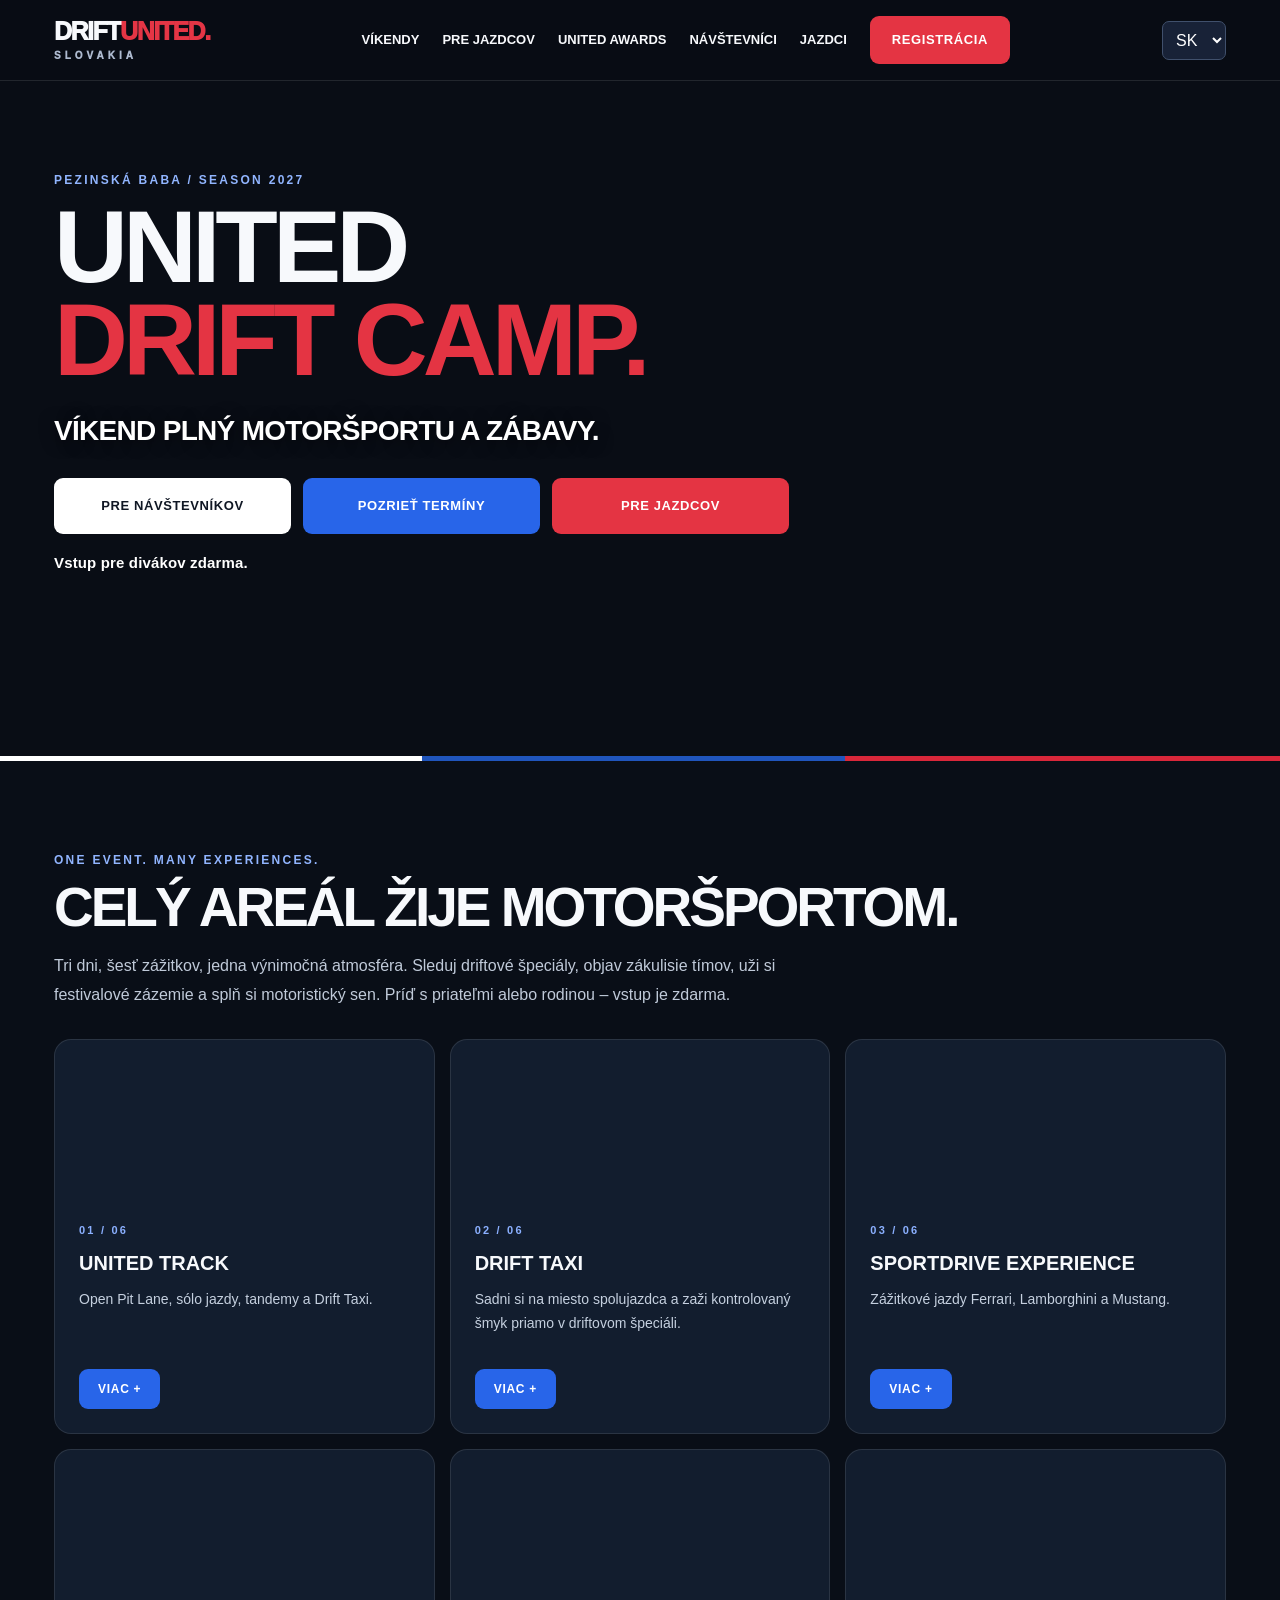
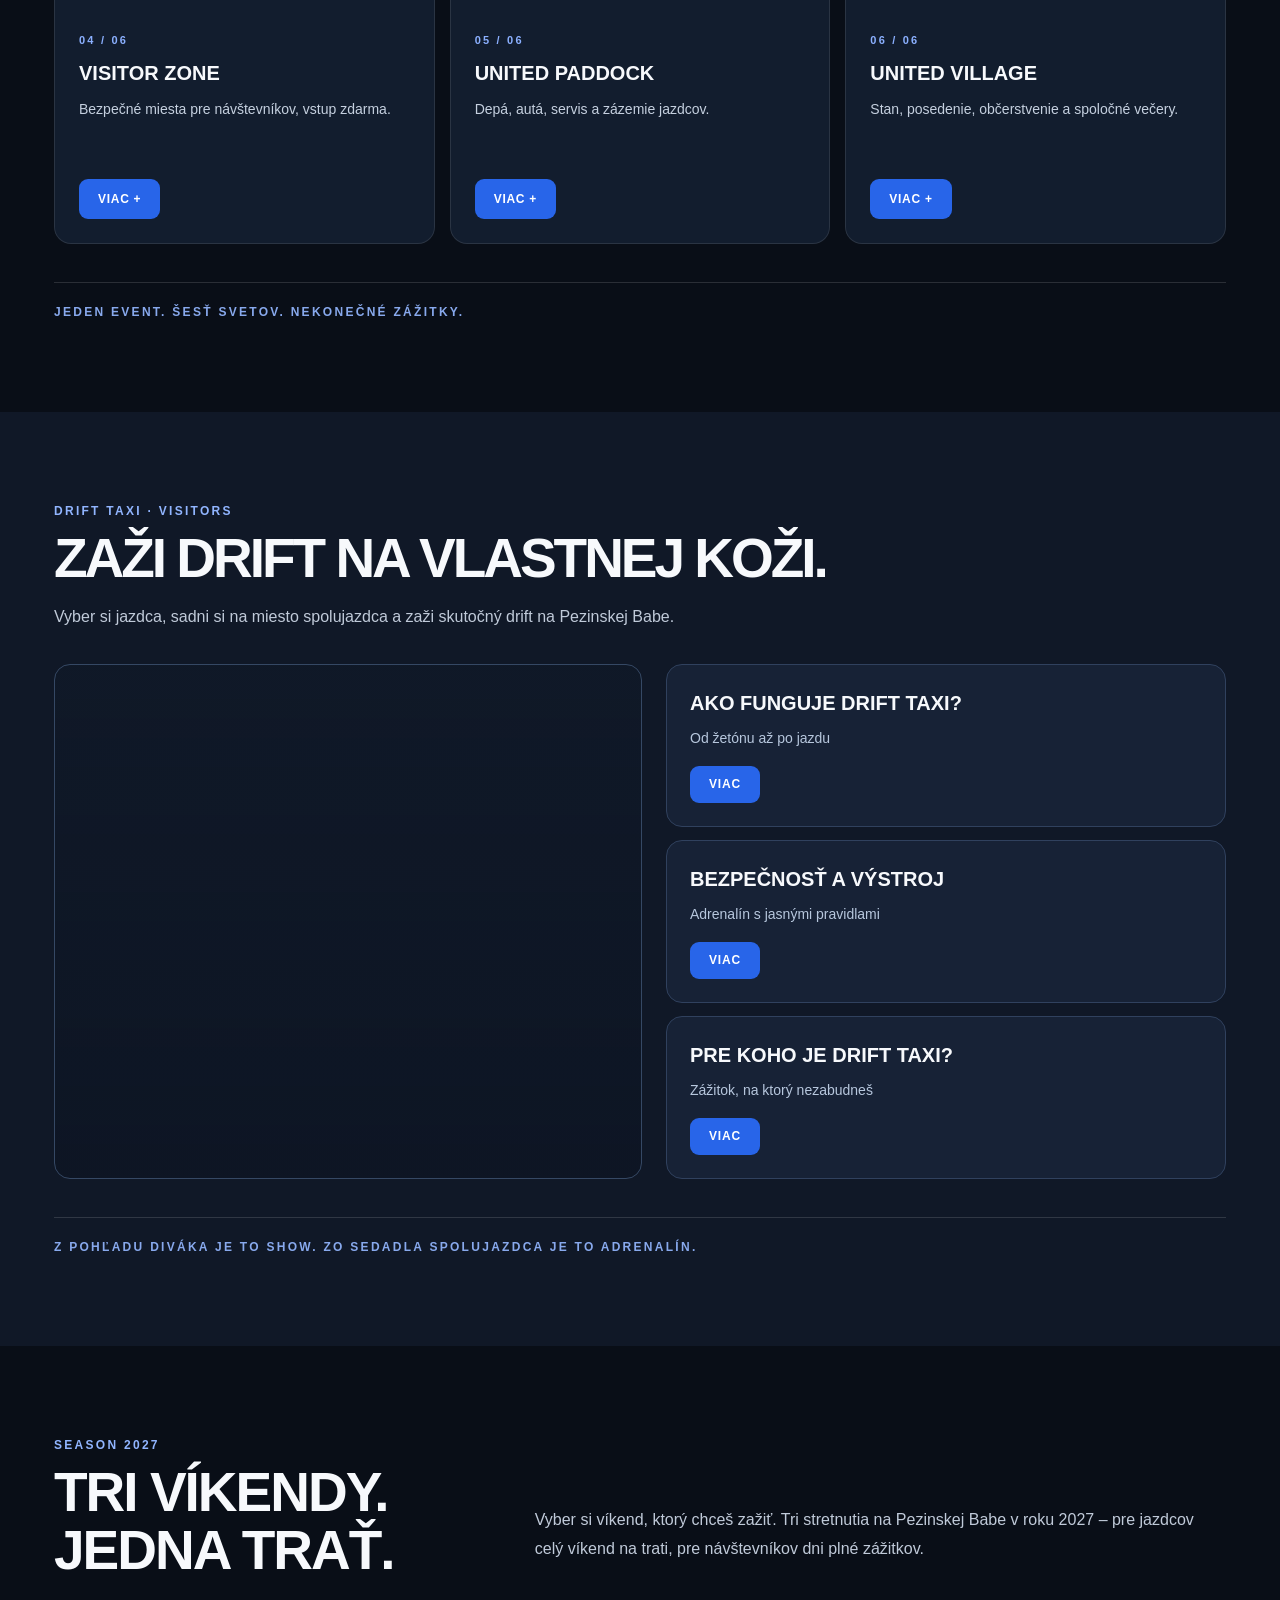
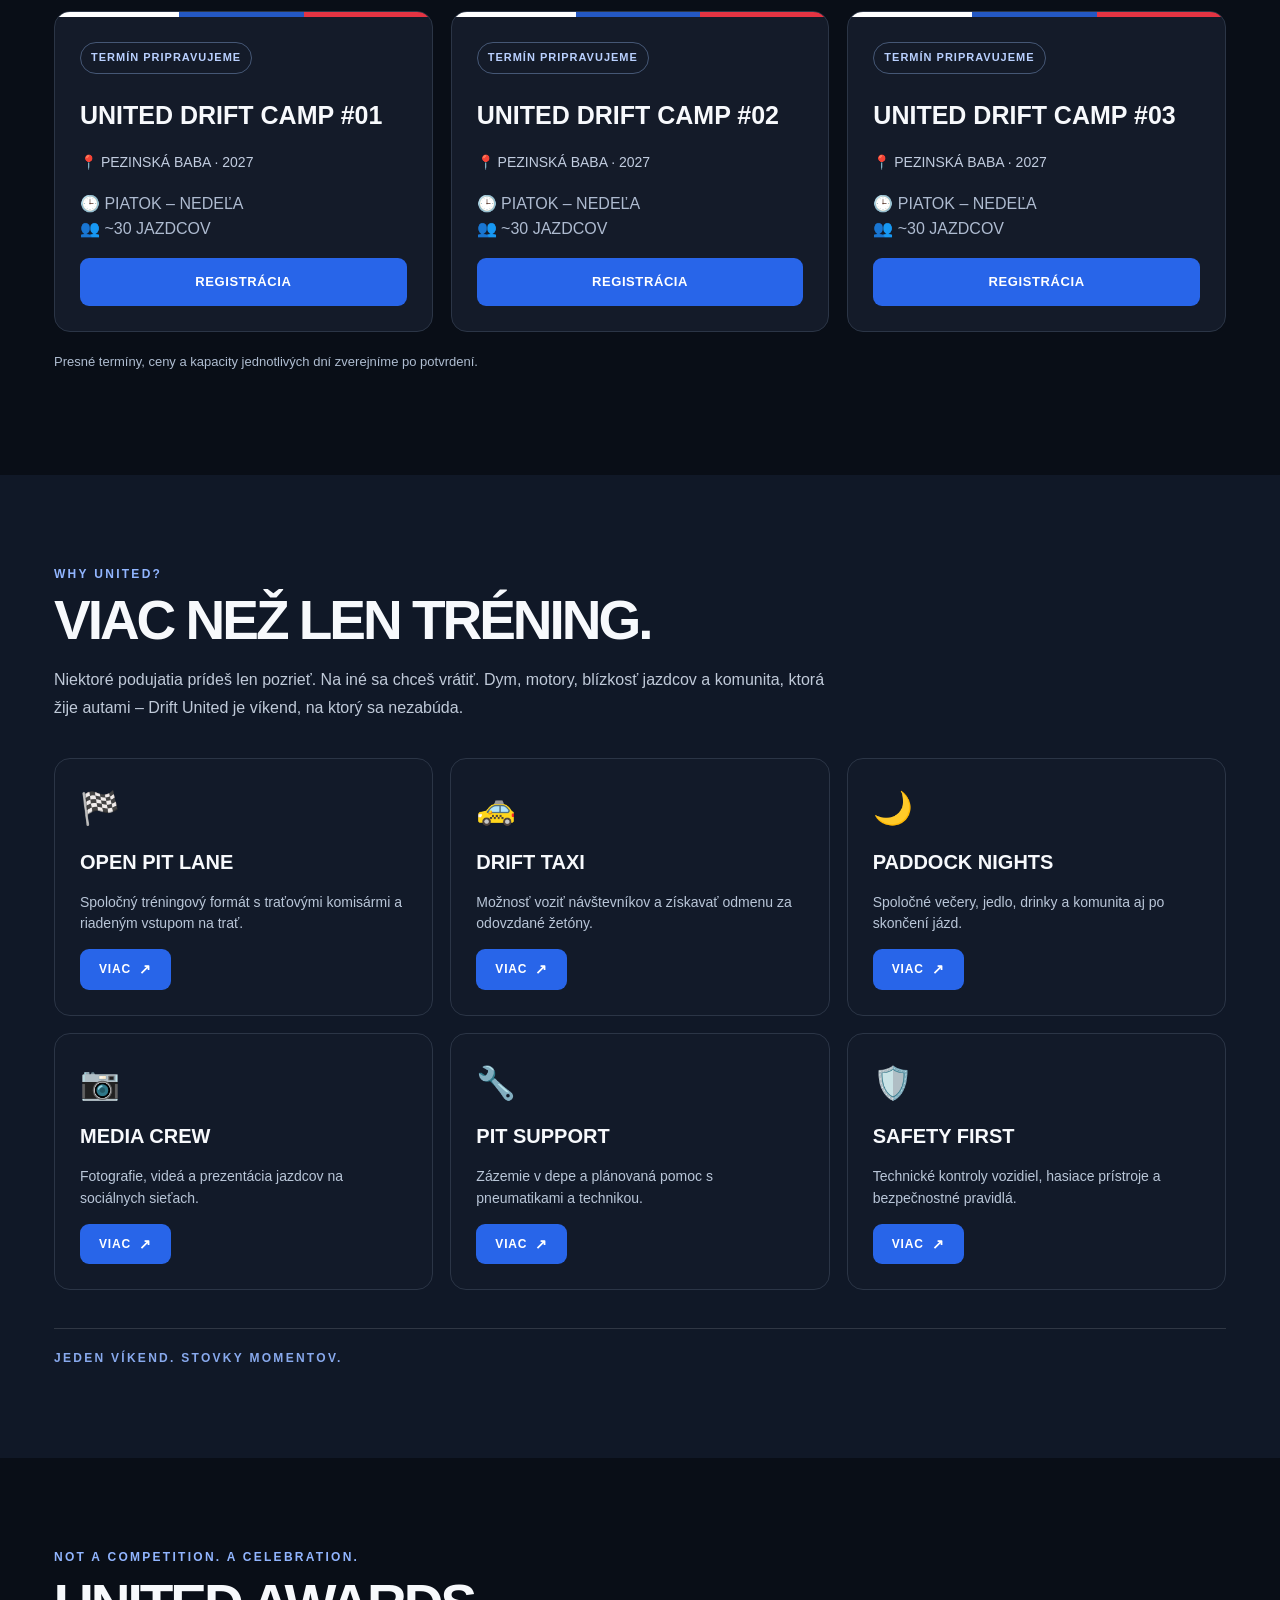
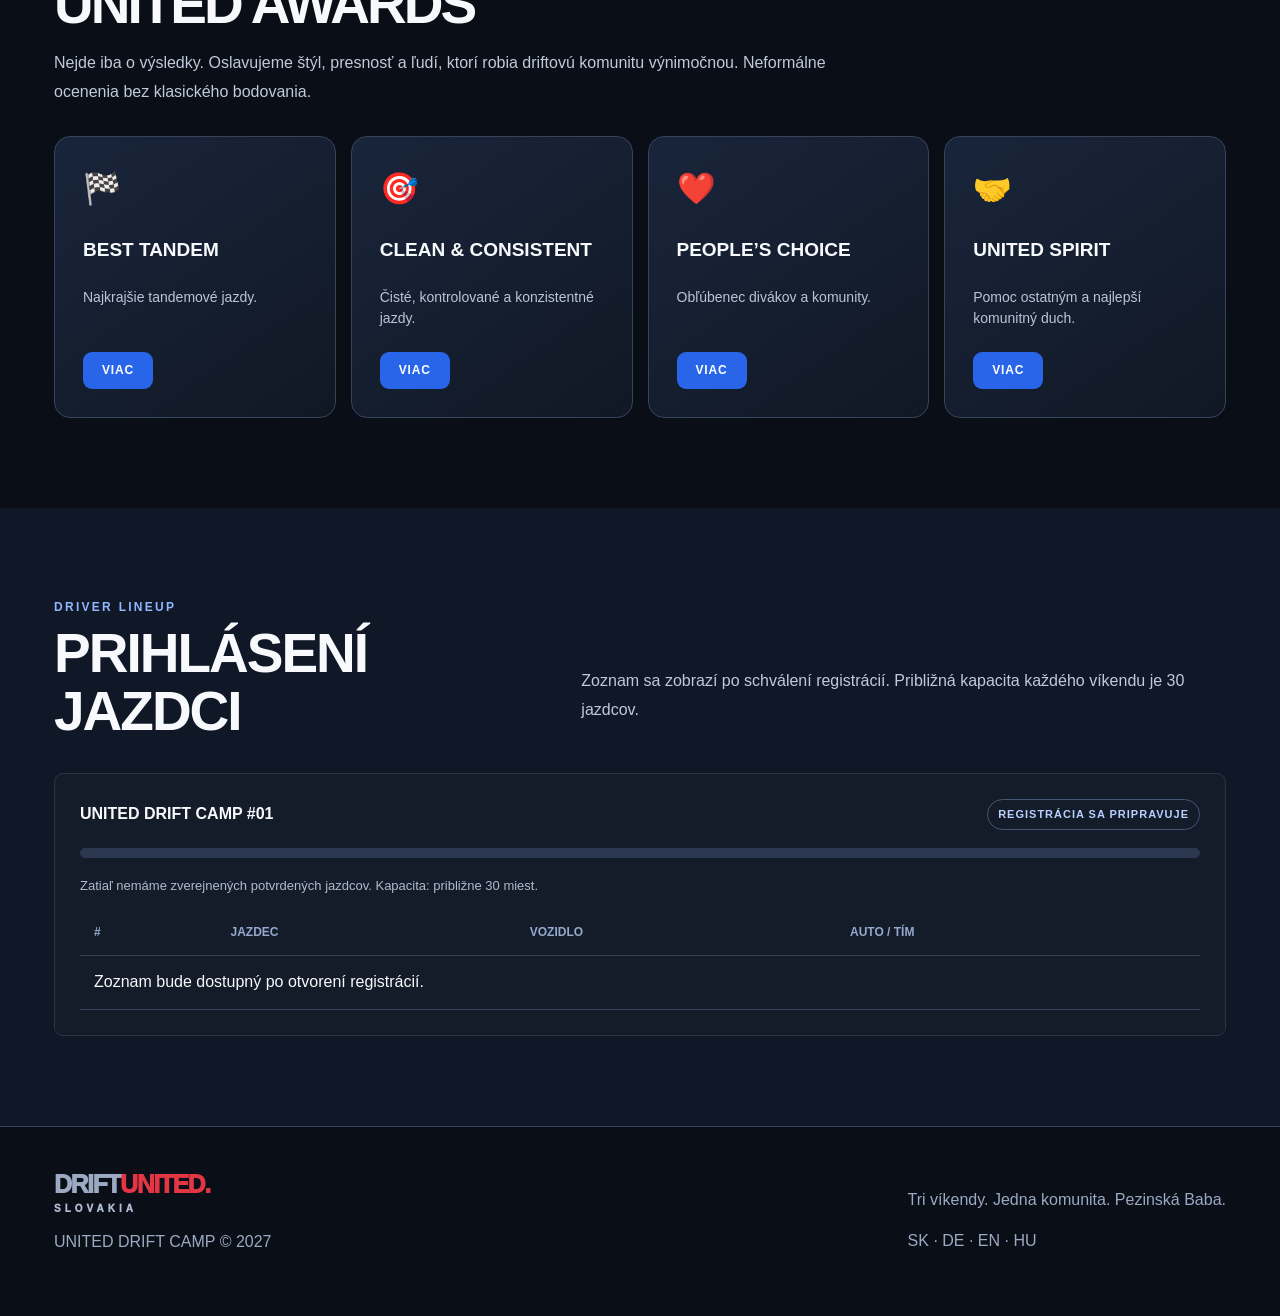
<file: index.html>
<!DOCTYPE html>
<html lang="sk"><head><meta charset="utf-8"/><meta content="width=device-width,initial-scale=1" name="viewport"/><meta content="#090d15" name="theme-color"/><title>Drift United Slovakia | United Drift Camp 2027</title><style>
:root{--bg:#090d15;--panel:#141b29;--line:#2b3546;--muted:#aebbd0;--white:#f7f9fc;--blue:#2865e9;--red:#e43443}*{box-sizing:border-box}html{scroll-behavior:smooth}body{margin:0;background:var(--bg);color:var(--white);font:16px/1.55 Arial,Helvetica,sans-serif}a{color:inherit;text-decoration:none}button,input,select{font:inherit}button{cursor:pointer}.wrap{max-width:1220px;margin:auto;padding:0 24px}header{position:sticky;top:0;z-index:20;background:#090d15ee;backdrop-filter:blur(15px);border-bottom:1px solid #ffffff1b}.nav{display:flex;align-items:center;justify-content:space-between;min-height:80px;gap:20px}.logo{font-weight:950;letter-spacing:-1.5px;font-size:25px;line-height:1}.logo span{color:#e43545}.logo small{display:block;font-size:10px;letter-spacing:4px;color:#aebbd0;margin-top:7px}.links{display:flex;gap:23px;align-items:center;font-size:13px;font-weight:700}.links a:hover{color:#78a4ff}.lang{background:#182237;color:white;border:1px solid #40506c;border-radius:7px;padding:9px}.menu{display:none;background:transparent;border:1px solid #46526b;color:white;border-radius:6px;padding:8px 12px}.btn{display:inline-flex;justify-content:center;align-items:center;gap:8px;border:0;border-radius:5px;background:var(--red);color:white;font-weight:800;text-transform:uppercase;letter-spacing:.6px;padding:14px 22px;font-size:13px}.btn:hover{filter:brightness(1.16)}.btn.blue{background:var(--blue)}.btn.outline{background:transparent;border:1px solid #8291a9}.hero{position:relative;min-height:680px;display:flex;align-items:center;overflow:hidden;background:linear-gradient(90deg,#080c15 0%,#080c15ed 40%,#0b10204d 100%),radial-gradient(ellipse at 85% 35%,#274b9b70,transparent 53%),url('https://gallery.drifter.sk/event-images/cmmqplion001bnnw0tjr6jm1r/1773515928448-e116b5c9-5754-4fae-9f7a-a3fe963b5e77-driftingpezinskababa.jpg') center/cover}.hero:after{content:'';position:absolute;bottom:0;left:0;right:0;height:5px;background:linear-gradient(90deg,#fff 0 33%,#2055bc 33% 66%,#d9273a 66%)}.hero .wrap{position:relative;z-index:1;width:100%}.eyebrow{color:#83a9ff;font-weight:800;letter-spacing:3px;font-size:12px;text-transform:uppercase}.hero h1{font-size:clamp(50px,8vw,112px);line-height:.91;letter-spacing:-5px;max-width:900px;margin:20px 0}.hero h1 em{font-style:normal;color:#e43443}.hero p{max-width:600px;color:#d5dce9;font-size:19px}.actions{display:flex;gap:12px;flex-wrap:wrap;margin-top:30px}.hero-stats{display:flex;gap:40px;margin-top:52px;flex-wrap:wrap}.hero-stats strong{font-size:29px;display:block}.hero-stats small{color:#9eafc8;text-transform:uppercase;font-size:11px;letter-spacing:1.2px}section{padding:85px 0}.section-top{display:flex;justify-content:space-between;align-items:end;gap:20px;margin-bottom:32px}.section-top h2,.heading{font-size:clamp(31px,4.5vw,55px);letter-spacing:-2px;line-height:1.05;margin:9px 0 0;text-transform:uppercase}.sub{color:var(--muted);max-width:760px}.cards{display:grid;grid-template-columns:repeat(3,1fr);gap:18px}.card{background:var(--panel);border:1px solid var(--line);border-radius:9px;overflow:hidden}.card-inner{padding:25px}.card h3{margin:0 0 12px;font-size:25px}.card p{color:var(--muted)}.card .topline{height:5px;background:linear-gradient(90deg,#fff 0 33%,#2458c3 33% 66%,#e43443 66%)}.pill{display:inline-block;padding:6px 10px;border:1px solid #455775;border-radius:30px;color:#b9d0ff;font-size:11px;text-transform:uppercase;font-weight:800;letter-spacing:1px}.date{font-size:14px;color:#c2cde0;margin:18px 0}.card .btn{width:100%}.features{display:grid;grid-template-columns:repeat(3,1fr);gap:17px}.feature{border:1px solid var(--line);background:#121a29;padding:25px;border-radius:8px}.feature b{font-size:20px}.feature .symbol{font-size:32px;margin-bottom:13px}.feature p{color:#b9c6d8;font-size:14px}.dark-section{background:#101827}.award{border:1px solid #36445e;padding:28px;background:linear-gradient(145deg,#19253b,#111824);border-radius:8px}.award strong{font-size:19px}.award p{color:#b9c5d7;font-size:14px}.awards{display:grid;grid-template-columns:repeat(4,1fr);gap:15px}.award .symbol{font-size:31px;margin-bottom:14px}.columns{display:grid;grid-template-columns:1fr 1fr;gap:48px;align-items:center}.visual{min-height:360px;border-radius:10px;background:linear-gradient(150deg,#14377e77,#11182766),url('https://images.unsplash.com/photo-1493238792000-8113da705763?auto=format&fit=crop&w=1100&q=80') center/cover;border:1px solid #394660}.steps{padding-left:20px}.steps li{margin:13px 0;color:#d0d8e6}.tablewrap{overflow-x:auto}.table{width:100%;border-collapse:collapse;min-width:550px}.table th,.table td{padding:14px;border-bottom:1px solid #344058;text-align:left}.table th{color:#94a9cb;font-size:12px;text-transform:uppercase}.bar{background:#2c3850;height:10px;border-radius:20px;overflow:hidden;margin:18px 0}.bar>div{height:100%;width:0%;background:linear-gradient(90deg,#2e6af0,#e43443)}.form{display:grid;grid-template-columns:1fr 1fr;gap:15px}.field{display:flex;flex-direction:column;gap:7px}.field.full{grid-column:1/-1}.field label{font-size:13px;color:#c8d4e7;font-weight:700}.field input,.field select{width:100%;border:1px solid #465470;background:#0d1524;border-radius:5px;color:white;padding:13px}.field input:focus,.field select:focus{outline:2px solid #2865e9}.notice{font-size:13px;color:#afbdd1}.status{padding:13px 17px;border-radius:6px;background:#142b24;border:1px solid #35785c;color:#c2ffdd;display:none}.zones{display:grid;grid-template-columns:repeat(3,1fr);gap:15px}.zone{padding:23px;background:#182338;border-left:3px solid #3c76ec}.zone h3{margin:0 0 5px}.zone p{color:#b5c4db;font-size:14px;margin:0}.foot{padding:45px 0;border-top:1px solid #34415b;color:#9baac2}.foot .wrap{display:flex;justify-content:space-between;gap:25px;flex-wrap:wrap}.hidden{display:none!important}@media(max-width:900px){.links{display:none;position:absolute;top:79px;left:0;right:0;background:#0e1523;flex-direction:column;align-items:stretch;padding:22px}.links.open{display:flex}.menu{display:block}.cards,.features,.zones{grid-template-columns:1fr 1fr}.awards{grid-template-columns:1fr 1fr}.columns{grid-template-columns:1fr}.hero{min-height:610px}.hero h1{letter-spacing:-3px}}@media(max-width:600px){.wrap{padding:0 18px}.cards,.features,.zones,.awards,.form{grid-template-columns:1fr}.hero h1{font-size:57px}.hero p{font-size:16px}.hero-stats{gap:20px}.hero-stats strong{font-size:22px}section{padding:60px 0}.section-top{display:block}.field.full{grid-column:auto}}

/* V1.1 – Pezinská Baba hero and three actions */
.hero{background:linear-gradient(90deg,rgba(5,9,18,.96) 0%,rgba(5,9,18,.79) 38%,rgba(5,9,18,.27) 100%),url("https://gallery.drifter.sk/event-images/cmmqplion001bnnw0tjr6jm1r/1773515928448-e116b5c9-5754-4fae-9f7a-a3fe963b5e77-driftingpezinskababa.jpg") center 54%/cover no-repeat;background-color:#090d15}
.hero-actions{display:grid;grid-template-columns:repeat(3,minmax(0,1fr));max-width:735px;gap:12px}
.hero-actions .btn{min-height:56px;text-align:center;padding:12px 14px;line-height:1.25}
.hero-actions .visitor-btn{background:#fff;color:#101724}
.hero-actions .visitor-btn:hover{background:#e8eef9;color:#101724}
@media(max-width:640px){.hero{background-position:57% center}.hero-actions{grid-template-columns:1fr;max-width:420px}.hero-actions .btn{min-height:50px}}

/* V1.2: titulná fotografia zachová celú výšku, do strán sa plynulo stráca */
.hero{
  background-color:#090d15;
  background-image:
    linear-gradient(90deg,#090d15 0%,rgba(9,13,21,.93) 20%,rgba(9,13,21,.55) 45%,rgba(9,13,21,.08) 72%,#090d15 100%),
    linear-gradient(0deg,#090d15 0%,transparent 18%,transparent 85%,rgba(9,13,21,.35) 100%),
    url('https://gallery.drifter.sk/event-images/cmmqplion001bnnw0tjr6jm1r/1773515928448-e116b5c9-5754-4fae-9f7a-a3fe963b5e77-driftingpezinskababa.jpg');
  background-size:100% 100%,100% 100%,auto 100%;
  background-position:center,center,right center;
  background-repeat:no-repeat;
}
@media(max-width:640px){.hero{background-size:100% 100%,100% 100%,auto 100%;background-position:center,center,62% center}}

/* V1.3: registracia iba v modalnom okne */
.modal-backdrop{position:fixed;inset:0;background:rgba(3,7,15,.84);backdrop-filter:blur(10px);z-index:100;display:none;align-items:center;justify-content:center;padding:18px}
.modal-backdrop.is-open{display:flex}.modal-panel{position:relative;width:min(740px,100%);max-height:min(92vh,980px);background:#111b2c;border:1px solid #456084;border-radius:16px;box-shadow:0 28px 100px #000b;overflow:hidden}
.modal-scroll{overflow-y:auto;max-height:min(92vh,980px);padding:35px}.modal-content{display:block}.modal-content>.card{margin-top:23px}.modal-close{position:absolute;z-index:3;right:14px;top:12px;width:42px;height:42px;border:1px solid #526078;border-radius:50%;background:#1e2c42;color:#fff;font-size:30px;line-height:1;cursor:pointer}.modal-content .heading{font-size:clamp(28px,4vw,42px)}body.modal-open{overflow:hidden}
@media(max-width:600px){.modal-backdrop{padding:0}.modal-panel{width:100%;height:100dvh;max-height:100dvh;border-radius:0}.modal-scroll{max-height:100dvh;padding:68px 17px 28px}.modal-content .form{grid-template-columns:1fr}}

/* V1.4 – expandable Why United cards */
.feature{display:flex;flex-direction:column;align-items:flex-start;transition:border-color .2s,transform .2s}
.feature .feature-more{margin-top:auto;padding-top:20px;border:0;background:none;color:#90b8ff;font:inherit;font-size:13px;font-weight:800;letter-spacing:.07em;cursor:pointer;display:flex;align-items:center;gap:8px}
.feature .feature-more:hover,.feature .feature-more:focus-visible{color:white}
.feature .feature-more::after{content:'+';font-size:21px;line-height:1}
.feature.is-expanded .feature-more::after{content:'−'}
.feature .feature-detail{margin-top:14px;border-top:1px solid rgba(153,185,227,.22);padding-top:14px;color:#d6e2f4;line-height:1.7;font-size:14px}
.feature .feature-detail[hidden]{display:none}
.feature.is-expanded{border-color:#397be8}

/* V1.5: gentle modern detail dialogs */
.feature,.award{border-radius:18px;transition:transform .22s,border-color .22s,box-shadow .22s}.feature:hover,.award:hover{transform:translateY(-3px);border-color:#5477b5;box-shadow:0 15px 38px #0002}
.feature-more,.award-more,.taxi-more{display:inline-flex!important;align-items:center;justify-content:center;gap:8px;background:#2865e9!important;color:#fff!important;border:1px solid #5285ef!important;border-radius:10px!important;padding:11px 19px!important;font-size:12px!important;font-weight:800!important;letter-spacing:.07em!important;margin-top:auto;cursor:pointer;transition:background .2s,transform .2s;line-height:1.2}
.feature-more:hover,.award-more:hover,.taxi-more:hover{background:#3d7cf6!important;transform:translateY(-1px)}.feature-more::after{content:'↗'!important;font-size:14px!important}.feature-detail{display:none!important}.award{display:flex;flex-direction:column;align-items:flex-start;gap:8px}.award-more{margin-top:auto}
.taxi-layout{display:grid;grid-template-columns:1.05fr 1fr;gap:24px;margin-top:32px;align-items:stretch}.taxi-photo{min-height:430px;border-radius:20px;background:linear-gradient(0deg,#08101e55,#0c1b2b20),url('https://images.unsplash.com/photo-1493238792000-8113da705763?auto=format&fit=crop&w=1100&q=85') center/cover;border:1px solid #354864}.taxi-detail-grid{display:grid;gap:13px}.taxi-tile{padding:23px;background:#172236;border:1px solid #30415e;border-radius:16px;display:flex;flex-direction:column;gap:9px}.taxi-tile h3{margin:0;font-size:20px}.taxi-tile p{margin:0 0 8px;color:#b7c7dd;font-size:14px}.taxi-more{align-self:flex-start}
.detail-backdrop{position:fixed;inset:0;z-index:120;display:none;align-items:center;justify-content:center;padding:20px;background:rgba(4,8,16,.72);backdrop-filter:blur(12px)}.detail-backdrop.is-open{display:flex}.detail-panel{position:relative;width:min(700px,100%);max-height:min(90dvh,850px);border:1px solid #ffffff28;border-radius:24px;overflow:hidden;background:#131d2c;box-shadow:0 30px 100px #0009}.detail-scroll{max-height:min(90dvh,850px);overflow-y:auto;overscroll-behavior:contain}.detail-image{height:230px;background-position:center;background-size:cover;background-color:#243451;position:relative}.detail-image:after{content:'';position:absolute;inset:0;background:linear-gradient(0deg,#131d2c,transparent 62%)}.detail-body{padding:0 38px 38px;margin-top:-18px;position:relative}.detail-body h2{font-size:clamp(28px,4vw,42px);line-height:1.08;letter-spacing:-1.3px;margin:13px 0 18px}.detail-lead{font-size:19px;color:#fff!important;font-weight:650}.detail-body p{color:#c2cfe0;line-height:1.75}.detail-close{position:absolute;right:16px;top:16px;z-index:4;width:43px;height:43px;border:1px solid #ffffff66;background:#0a1424b8;color:#fff;border-radius:50%;font-size:26px;cursor:pointer;backdrop-filter:blur(10px)}.detail-close:hover{background:#2865e9}.detail-backdrop.is-open~*{pointer-events:none}
@media(max-width:800px){.taxi-layout{grid-template-columns:1fr}.taxi-photo{min-height:260px}.detail-image{height:185px}}@media(max-width:600px){.detail-backdrop{padding:10px}.detail-panel{border-radius:18px;max-height:94dvh}.detail-scroll{max-height:94dvh}.detail-body{padding:0 22px 25px}.detail-image{height:180px}.detail-body h2{font-size:30px}}

/* V1.6 — immersive editorial festival refresh */
:root{--blue:#2865e9;--panel:#141b29}body{background:#090e17}section{scroll-margin-top:88px}section .wrap{position:relative}section:not(.hero){padding-top:90px;padding-bottom:90px}.heading{letter-spacing:-.055em;line-height:1.04;max-width:960px}.sub{line-height:1.8;max-width:780px;color:#c0cad9}.eyebrow{letter-spacing:.19em;color:#91b5ff;font-weight:800}.impact-line{margin-top:38px;border-top:1px solid #ffffff22;padding-top:20px;font-size:12px;letter-spacing:.19em;font-weight:800;color:#88a9ed}.zone-experience{overflow:hidden;padding:0!important;border-radius:17px!important;background:#121d2e!important;border:1px solid #ffffff1a!important;transition:transform .25s ease,box-shadow .25s ease}.zone-experience:hover{transform:translateY(-5px);box-shadow:0 20px 45px #0005}.zone-photo{height:158px;background-size:cover;background-position:center;position:relative}.zone-photo:after{content:'';position:absolute;inset:0;background:linear-gradient(0deg,#121d2e66,transparent)}.zone-photo-0{background-image:url('https://images.unsplash.com/photo-1503376780353-7e6692767b70?auto=format&fit=crop&w=900&q=85')}.zone-photo-1{background-image:url('https://images.unsplash.com/photo-1503376780353-7e6692767b70?auto=format&fit=crop&w=900&q=85')}.zone-photo-2{background-image:url('https://images.unsplash.com/photo-1503376780353-7e6692767b70?auto=format&fit=crop&w=900&q=85')}.zone-photo-3{background-image:url('https://images.unsplash.com/photo-1485291571150-772bcfc10da5?auto=format&fit=crop&w=900&q=85')}.zone-photo-4{background-image:url('https://images.unsplash.com/photo-1486006920555-c77dcf18193c?auto=format&fit=crop&w=900&q=85')}.zone-photo-5{background-image:url('https://images.unsplash.com/photo-1517248135467-4c7edcad34c4?auto=format&fit=crop&w=900&q=85')}.zone-content{padding:24px;display:flex;flex-direction:column;align-items:flex-start;min-height:235px}.zone-count{font-size:11px;letter-spacing:.2em;color:#8bb0ff;font-weight:800}.zone-content h3{margin:9px 0;font-size:20px}.zone-content p{margin:0 0 22px;color:#c5d0df;line-height:1.65;flex:1}.zone-more,.feature-more,.award-more,.taxi-more{border:0!important;background:#2865e9!important;color:#fff!important;border-radius:9px!important;padding:11px 19px!important;letter-spacing:.06em;font-size:12px!important;font-weight:800!important;transition:background .2s,transform .2s}.zone-more:hover,.feature-more:hover,.award-more:hover,.taxi-more:hover{background:#427ef9!important;transform:translateY(-2px)}.feature,.award,.taxi-tile{border-radius:16px!important;transition:transform .2s,border-color .2s}.feature:hover,.award:hover,.taxi-tile:hover{transform:translateY(-3px);border-color:#3b67ab!important}.detail-backdrop{backdrop-filter:blur(10px)}.detail-panel{border-radius:22px!important;box-shadow:0 35px 110px #000a!important;border:1px solid #ffffff25!important}.detail-body{padding:34px 42px 44px!important}.detail-body p{line-height:1.85}.detail-lead{font-weight:700;font-size:19px!important}.detail-image{height:275px!important;background-position:center!important}.detail-close{border-radius:50%!important;background:#152338!important}.taxi-photo{border-radius:16px;overflow:hidden}.cards .card{border-radius:16px;overflow:hidden}.btn{border-radius:9px}.section-top{gap:30px}@media(max-width:700px){section:not(.hero){padding-top:62px;padding-bottom:62px}.zone-photo{height:185px}.zone-content{min-height:0}.detail-body{padding:24px!important}.detail-image{height:210px!important}.impact-line{font-size:10px;line-height:1.8}}
/* V1.7 hero refinement */
.hero .wrap{transform:translateY(-48px)}
.hero .eyebrow{margin-bottom:10px}
.hero h1{margin:8px 0 18px}
.hero p[data-i="heroText"]{color:#fff!important;font-weight:900!important;font-size:clamp(19px,2.35vw,28px)!important;line-height:1.22;letter-spacing:-.025em;max-width:750px;text-shadow:0 2px 16px #0009}
.hero-free{margin-top:17px;color:#fff;font-size:15px;font-weight:700;letter-spacing:.01em}
@media(max-width:640px){.hero .wrap{transform:translateY(-18px)}.hero h1{margin:9px 0 16px}.hero-free{font-size:14px}}
</style></head><body>
<header><div class="wrap nav"><a class="logo" href="#home">DRIFT<span>UNITED.</span><small>SLOVAKIA</small></a><nav class="links" id="links"><a data-i="navWeekends" href="#weekends">VÍKENDY</a><a data-i="navBenefits" href="#benefits">PRE JAZDCOV</a><a href="#awards">UNITED AWARDS</a><a data-i="navVisitors" href="#visitors">NÁVŠTEVNÍCI</a><a data-i="navDrivers" href="#drivers">JAZDCI</a><a class="btn" data-i="register" href="#register">REGISTRÁCIA</a></nav><div style="display:flex;gap:10px;align-items:center"><select aria-label="Language" class="lang" id="language"><option value="sk">SK</option><option value="de">DE</option><option value="en">EN</option><option value="hu">HU</option></select><button class="menu" id="menu">☰</button></div></div></header>
<main><div class="hero" id="home"><div class="wrap"><div class="eyebrow">PEZINSKÁ BABA / SEASON 2027</div><h1>UNITED<br/><em>DRIFT CAMP.</em></h1><p data-i="heroText">VÍKEND PLNÝ MOTORŠPORTU A ZÁBAVY.</p><div class="actions hero-actions"><a class="btn visitor-btn" data-i="forVisitors" href="#visitors">PRE NÁVŠTEVNÍKOV</a><a class="btn blue" data-i="viewDates" href="#weekends">POZRIEŤ TERMÍNY</a><a class="btn" data-i="registerDriver" href="#weekends">PRE JAZDCOV</a></div><div class="hero-free" data-free-entry>Vstup pre divákov zdarma.</div></div></div>






<div aria-hidden="true" class="modal-backdrop" id="registrationModal"><div aria-labelledby="registrationTitle" aria-modal="true" class="modal-panel" role="dialog"><button aria-label="Close" class="modal-close" id="closeRegistration" type="button">×</button><div class="modal-scroll"><div class="eyebrow" id="registrationTitle">UNITED DRIFT CAMP 2027</div><div class="modal-content"><div><div class="eyebrow">JOIN THE COMMUNITY</div><h2 class="heading" data-i="driverRegistration">REGISTRÁCIA JAZDCA.</h2><p class="sub" data-i="registerIntro">Prihlášku musí schváliť organizátor. Platobné údaje na úhradu štartovného bankovým prevodom dostane jazdec až po schválení.</p><p class="notice" data-i="demoWarning">Aktuálne ide o ukážkový formulár bez serverového spracovania. Odoslaním sa zatiaľ nevytvorí skutočná registrácia.</p></div><div class="card card-inner"><form class="form" id="registrationForm"><div class="field"><label data-i="fullName">Meno a priezvisko</label><input autocomplete="name" maxlength="100" name="name" required=""/></div><div class="field"><label>E-mail</label><input autocomplete="email" name="email" required="" type="email"/></div><div class="field"><label data-i="phone">Telefón</label><input autocomplete="tel" name="phone" required="" type="tel"/></div><div class="field"><label data-i="weekendChoice">Víkend</label><select name="weekend" required=""><option value="1">United Drift Camp #01</option><option value="2">United Drift Camp #02</option><option value="3">United Drift Camp #03</option></select></div><div class="field"><label data-i="car">Vozidlo</label><input name="car" placeholder="BMW E36" required=""/></div><div class="field"><label data-i="startNumber">Štartovné číslo</label><input maxlength="12" name="number" placeholder="55"/></div><div class="field full"><label data-i="teamOptional">Názov auta / tímu (nepovinné)</label><input maxlength="100" name="team"/></div><div class="field"><label data-i="participation">Účasť</label><select name="participation"><option data-i="fullWeekend" value="full">Celý víkend</option><option data-i="saturday" value="saturday">Iba sobota</option><option data-i="sunday" value="sunday">Iba nedeľa</option></select></div><div class="field"><label data-i="taxiInterest">Záujem o Drift Taxi</label><select name="taxi"><option data-i="yes" value="yes">Áno</option><option data-i="no" value="no">Nie</option></select></div><div class="field full"><button class="btn" data-i="submitApplication" type="submit">PRIPRAVIŤ PRIHLÁŠKU</button></div><div class="field full"><div class="status" id="formStatus"></div></div></form></div></div></div></div></div>
</main><section id="visitors"><div class="wrap"><div class="eyebrow">ONE EVENT. MANY EXPERIENCES.</div><h2 class="heading" data-i="wholeArea">CELÝ AREÁL ŽIJE MOTORŠPORTOM.</h2><p class="sub" data-i="areaIntro">Tri dni, šesť zážitkov, jedna výnimočná atmosféra. Sleduj driftové špeciály v akcii, objav zákulisie tímov, ochutnaj festivalovú atmosféru a splň si motoristický sen. Príď s kamarátmi alebo rodinou – vstup pre návštevníkov je zdarma.</p><div class="zones" id="zoneCards" style="margin-top:30px"></div><div class="impact-line">JEDEN EVENT. ŠESŤ SVETOV. NEKONEČNÉ ZÁŽITKY.</div></div></section><section class="dark-section" id="taxi"><div class="wrap"><div class="eyebrow">DRIFT TAXI · VISITORS</div><h2 class="heading" id="taxiHeading">ZAŽI DRIFT NA VLASTNEJ KOŽI.</h2><p class="sub" id="taxiIntro">Sadni si na miesto spolujazdca, vyber si svojho jazdca a zaži skutočný drift na Pezinskej Babe. Zážitok, ktorý sa nedá opísať – musíš ho zažiť.</p><div class="taxi-layout"><div aria-label="Drift Taxi" class="taxi-photo" role="img"></div><div class="taxi-detail-grid" id="taxiCards"></div></div><div class="impact-line">Z POHĽADU DIVÁKA JE TO SHOW. ZO SEDADLA SPOLUJAZDCA JE TO ADRENALÍN.</div></div></section><section id="weekends"><div class="wrap"><div class="section-top"><div><div class="eyebrow">SEASON 2027</div><h2 data-i="threeWeekends">TRI VÍKENDY. JEDNA TRAŤ.</h2></div><p class="sub" data-i="weekendsIntro">Každý camp trvá od piatku do nedele. Prioritou sú celovíkendové vstupy, obmedzený počet miest bude aj na sobotu alebo nedeľu.</p></div><div class="cards" id="weekendCards"></div><p class="notice" data-i="datesPending" style="margin-top:20px">Presné termíny, ceny a kapacity jednotlivých dní zverejníme po potvrdení.</p></div></section><section class="dark-section" id="benefits"><div class="wrap"><div class="eyebrow">WHY UNITED?</div><h2 class="heading" data-i="moreThanTraining">VIAC NEŽ LEN TRÉNING.</h2><p class="sub" data-i="whyText">Niektoré podujatia prídeš len pozrieť. Na iné sa chceš vrátiť. Dym, motory, blízkosť jazdcov a komunita, ktorá žije autami – Drift United je víkend, na ktorý sa nezabúda.</p><div class="features" id="featureCards" style="margin-top:35px"></div><div class="impact-line">JEDEN VÍKEND. STOVKY MOMENTOV.</div></div></section><section id="awards"><div class="wrap"><div class="eyebrow">NOT A COMPETITION. A CELEBRATION.</div><h2 class="heading">UNITED AWARDS</h2><p class="sub" data-i="awardsText">Tu nejde iba o výsledky. Oslavujeme odvahu, štýl, presnosť a ľudí, ktorí robia driftovú komunitu výnimočnou. Spoznaj neformálne ocenenia United Awards.</p><div class="awards" id="awardCards" style="margin-top:30px"></div></div></section><section class="dark-section" id="drivers"><div class="wrap"><div class="section-top"><div><div class="eyebrow">DRIVER LINEUP</div><h2 data-i="registeredDrivers">PRIHLÁSENÍ JAZDCI</h2></div><p class="sub" data-i="driversInfo">Zoznam sa zobrazí po schválení registrácií. Približná kapacita každého víkendu je 30 jazdcov.</p></div><div class="card card-inner"><div style="display:flex;justify-content:space-between;align-items:center;gap:12px;flex-wrap:wrap"><strong id="lineupTitle">UNITED DRIFT CAMP #01</strong><span class="pill" data-i="registrationSoon">REGISTRÁCIA SA PRIPRAVUJE</span></div><div class="bar"><div id="occupancyBar"></div></div><p class="notice" data-i="noConfirmed">Zatiaľ nemáme zverejnených potvrdených jazdcov. Kapacita: približne 30 miest.</p><div class="tablewrap"><table class="table"><thead><tr><th>#</th><th data-i="driver">JAZDEC</th><th data-i="car">VOZIDLO</th><th data-i="team">AUTO / TÍM</th></tr></thead><tbody id="lineupBody"><tr><td colspan="4" data-i="lineupEmpty">Zoznam bude dostupný po otvorení registrácií.</td></tr></tbody></table></div></div></div></section><footer class="foot"><div class="wrap"><div><div class="logo">DRIFT<span>UNITED.</span><small>SLOVAKIA</small></div><p>UNITED DRIFT CAMP © 2027</p></div><div><p data-i="footerText">Tri víkendy. Jedna komunita. Pezinská Baba.</p><p>SK · DE · EN · HU</p></div></div></footer>
<div aria-hidden="true" class="detail-backdrop" id="detailModal"><div aria-labelledby="detailTitle" aria-modal="true" class="detail-panel" role="dialog" tabindex="-1"><button aria-label="Close dialog" class="detail-close" id="detailClose" type="button">×</button><div class="detail-scroll"><div class="detail-image" id="detailImage"></div><div class="detail-body"><div class="eyebrow" id="detailCategory">UNITED DRIFT CAMP</div><h2 id="detailTitle"></h2><p class="detail-lead" id="detailLead"></p><p id="detailParagraph"></p><p id="detailParagraph2"></p></div></div></div></div>
<script>
const translations={sk:{forVisitors:'PRE NÁVŠTEVNÍKOV',navWeekends:'VÍKENDY',navBenefits:'PRE JAZDCOV',navVisitors:'NÁVŠTEVNÍCI',navDrivers:'JAZDCI',register:'REGISTRÁCIA',heroText:'VÍKEND PLNÝ MOTORŠPORTU A ZÁBAVY.',registerDriver:'PRE JAZDCOV',viewDates:'POZRIEŤ TERMÍNY',weekends:'VÍKENDY',driversPer:'JAZDCOV / VÍKEND',freeEntry:'VSTUP PRE DIVÁKOV',threeWeekends:'TRI VÍKENDY. JEDNA TRAŤ.',weekendsIntro:'Každý camp trvá od piatku do nedele. Prioritou sú celovíkendové vstupy, obmedzený počet miest bude aj na sobotu alebo nedeľu.',datesPending:'Presné termíny, ceny a kapacity jednotlivých dní zverejníme po potvrdení.',moreThanTraining:'VIAC NEŽ LEN TRÉNING.',whyText:'Žiadna kvalifikácia, žiadne vyraďovanie. Jazdi, trénuj tandemy, stretni kamarátov a uži si celý víkend v komunite.',awardsText:'Neformálne, subjektívne ocenenia za výnimočné jazdy a komunitného ducha. Drobné ceny, veľké zážitky.',earnDriving:'JAZDENÍM SI MÔŽEŠ ZAROBIŤ.',taxiText:'Návštevník si kúpi žetón, vyberie si zapojeného jazdca a po bezpečnostnom poučení absolvuje jazdu. Jazdec odovzdá žetóny organizátorovi a môže si priebežne vyzdvihnúť dohodnutú odmenu.',taxiStep1:'Žetón sa kupuje na oficiálnom predajnom mieste.',taxiStep2:'Návštevník si vyberá jazdca.',taxiStep3:'Povinné poučenie, prilba a bezpečnostné pravidlá.',taxiStep4:'Priebežné vyúčtovanie žetónov jazdcom.',wholeArea:'CELÝ AREÁL ŽIJE MOTORŠPORTOM.',areaIntro:'Vstup pre divákov zadarmo. Bezpečne oddelené zóny, občerstvenie, Drift Taxi, škola driftu a zážitkové jazdy.',registeredDrivers:'PRIHLÁSENÍ JAZDCI',driversInfo:'Zoznam sa zobrazí po schválení registrácií. Približná kapacita každého víkendu je 30 jazdcov.',registrationSoon:'REGISTRÁCIA SA PRIPRAVUJE',noConfirmed:'Zatiaľ nemáme zverejnených potvrdených jazdcov. Kapacita: približne 30 miest.',driver:'JAZDEC',car:'Vozidlo',team:'AUTO / TÍM',lineupEmpty:'Zoznam bude dostupný po otvorení registrácií.',driverRegistration:'REGISTRÁCIA JAZDCA.',registerIntro:'Prihlášku musí schváliť organizátor. Platobné údaje na úhradu štartovného bankovým prevodom dostane jazdec až po schválení.',demoWarning:'Aktuálne ide o ukážkový formulár bez serverového spracovania. Odoslaním sa zatiaľ nevytvorí skutočná registrácia.',fullName:'Meno a priezvisko',phone:'Telefón',weekendChoice:'Víkend',startNumber:'Štartovné číslo',teamOptional:'Názov auta / tímu (nepovinné)',participation:'Účasť',fullWeekend:'Celý víkend',saturday:'Iba sobota',sunday:'Iba nedeľa',taxiInterest:'Záujem o Drift Taxi',yes:'Áno',no:'Nie',submitApplication:'PRIPRAVIŤ PRIHLÁŠKU',footerText:'Tri víkendy. Jedna komunita. Pezinská Baba.',pending:'TERMÍN PRIPRAVUJEME',friday:'PIATOK',weekend:'PIATOK – NEDEĽA',details:'VYBRAŤ VÍKEND',capacity:'~30 JAZDCOV',features:[['🏁','OPEN PIT LANE','Spoločný tréningový formát s traťovými komisármi a riadeným vstupom na trať.'],['🚕','DRIFT TAXI','Možnosť voziť návštevníkov a získavať odmenu za odovzdané žetóny.'],['🌙','PADDOCK NIGHTS','Spoločné večery, jedlo, drinky a komunita aj po skončení jázd.'],['📷','MEDIA CREW','Fotografie, videá a prezentácia jazdcov na sociálnych sieťach.'],['🔧','PIT SUPPORT','Zázemie v depe a plánovaná pomoc s pneumatikami a technikou.'],['🛡️','SAFETY FIRST','Technické kontroly vozidiel, hasiace prístroje a bezpečnostné pravidlá.']],awards:[['🏁','BEST TANDEM','Najkrajšie tandemové jazdy.'],['🎯','CLEAN & CONSISTENT','Čisté, kontrolované a konzistentné jazdy.'],['❤️',"PEOPLE’S CHOICE",'Obľúbenec divákov a komunity.'],['🤝','UNITED SPIRIT','Pomoc ostatným a najlepší komunitný duch.']],zones:[['UNITED TRACK','Open Pit Lane, sólo jazdy, tandemy a Drift Taxi.'],['UNITED PADDOCK','Depá, autá, servis a zázemie jazdcov.'],['UNITED VILLAGE','Stan, posedenie, občerstvenie a spoločné večery.'],['DRIFT ACADEMY','Samostatná zóna driftovej školy.'],['SPORTDRIVE EXPERIENCE','Zážitkové jazdy Ferrari, Lamborghini a Mustang.'],['VISITOR ZONE','Bezpečné miesta pre návštevníkov, vstup zdarma.']]},en:{forVisitors:'FOR VISITORS',navWeekends:'WEEKENDS',navBenefits:'FOR DRIVERS',navVisitors:'VISITORS',navDrivers:'DRIVERS',register:'REGISTER',heroText:'Three weekends. One community. Open Pit Lane, tandems, Drift Taxi and evenings together. Without race pressure.',registerDriver:'FOR DRIVERS',viewDates:'VIEW EVENTS',weekends:'WEEKENDS',driversPer:'DRIVERS / WEEKEND',freeEntry:'FREE SPECTATOR ENTRY',threeWeekends:'THREE WEEKENDS. ONE TRACK.',weekendsIntro:'Each camp runs Friday to Sunday. Full-weekend entries have priority, with limited Saturday or Sunday passes.',datesPending:'Exact dates, prices and daily capacities will be announced once confirmed.',moreThanTraining:'MORE THAN PRACTICE.',whyText:'No qualifying, no elimination. Drive, practise tandems, meet friends and enjoy a full weekend with the community.',awardsText:'Informal, subjective awards for outstanding driving and community spirit. Small prizes, great memories.',earnDriving:'GET REWARDED FOR DRIVING.',taxiText:'Visitors buy a token and choose a participating driver. After the safety briefing, they enjoy a ride. Drivers redeem collected tokens with the organizer, including during the event.',taxiStep1:'Buy a token at the official sales point.',taxiStep2:'Visitors choose their driver.',taxiStep3:'Safety briefing, helmet and rules are mandatory.',taxiStep4:'Drivers can redeem tokens during the event.',wholeArea:'A WHOLE VENUE OF MOTORSPORT.',areaIntro:'Free spectator entry. Separate safety zones, food, Drift Taxi, drift school and supercar experiences.',registeredDrivers:'REGISTERED DRIVERS',driversInfo:'Approved participants will be listed here. Approximate capacity: 30 drivers per weekend.',registrationSoon:'REGISTRATION COMING SOON',noConfirmed:'No confirmed drivers published yet. Approximate capacity: 30 places.',driver:'DRIVER',car:'Car',team:'CAR / TEAM',lineupEmpty:'The list will appear once registration opens.',driverRegistration:'DRIVER REGISTRATION.',registerIntro:'All applications require organizer approval. Bank transfer instructions are sent after approval.',demoWarning:'This is a demo form without backend processing. Submitting does not create a real registration.',fullName:'Full name',phone:'Phone',weekendChoice:'Weekend',startNumber:'Race number',teamOptional:'Car name / team (optional)',participation:'Participation',fullWeekend:'Full weekend',saturday:'Saturday only',sunday:'Sunday only',taxiInterest:'Interested in Drift Taxi',yes:'Yes',no:'No',submitApplication:'PREPARE APPLICATION',footerText:'Three weekends. One community. Pezinská Baba.',pending:'DATE TO BE ANNOUNCED',friday:'FRIDAY',weekend:'FRIDAY – SUNDAY',details:'SELECT WEEKEND',capacity:'~30 DRIVERS',features:[['🏁','OPEN PIT LANE','Shared practice format with marshals and controlled track access.'],['🚕','DRIFT TAXI','Take visitors for rides and receive compensation for collected tokens.'],['🌙','PADDOCK NIGHTS','Food, drinks, friends and evenings together after track time.'],['📷','MEDIA CREW','Photography, videos and social media coverage.'],['🔧','PIT SUPPORT','Paddock facilities and planned tyre and technical support.'],['🛡️','SAFETY FIRST','Vehicle inspections, extinguishers and safety procedures.']],awards:[['🏁','BEST TANDEM','The most impressive tandem runs.'],['🎯','CLEAN & CONSISTENT','Controlled and consistent driving.'],['❤️',"PEOPLE’S CHOICE",'The crowd favourite.'],['🤝','UNITED SPIRIT','Helping others and building the community.']],zones:[['UNITED TRACK','Open Pit Lane, solo runs, tandems and Drift Taxi.'],['UNITED PADDOCK','Driver paddock, service and facilities.'],['UNITED VILLAGE','Food, drinks, seating and evening gatherings.'],['DRIFT ACADEMY','Separate drift school area.'],['SPORTDRIVE EXPERIENCE','Ferrari, Lamborghini and Mustang experiences.'],['VISITOR ZONE','Safe spectator areas and free admission.']]},de:{forVisitors:'FÜR BESUCHER',navWeekends:'WOCHENENDEN',navBenefits:'FÜR FAHRER',navVisitors:'BESUCHER',navDrivers:'FAHRER',register:'ANMELDUNG',heroText:'Drei Wochenenden. Eine Community. Open Pit Lane, Tandems, Drift Taxi und gemeinsame Abende. Ohne Renndruck.',registerDriver:'FÜR FAHRER',viewDates:'TERMINE ANSEHEN',weekends:'WOCHENENDEN',driversPer:'FAHRER / WOCHENENDE',freeEntry:'EINTRITT FREI',threeWeekends:'DREI WOCHENENDEN. EINE STRECKE.',weekendsIntro:'Jedes Camp dauert von Freitag bis Sonntag. Wochenendtickets haben Vorrang, begrenzte Tagesplätze für Samstag oder Sonntag.',datesPending:'Genaue Termine, Preise und Tageskapazitäten folgen nach Bestätigung.',moreThanTraining:'MEHR ALS TRAINING.',whyText:'Keine Qualifikation, kein Ausscheiden. Fahren, Tandems trainieren, Freunde treffen und das Wochenende genießen.',awardsText:'Informelle, subjektive Auszeichnungen für besondere Fahrten und Teamgeist. Kleine Preise, große Erinnerungen.',earnDriving:'FAHREN UND DABEI VERDIENEN.',taxiText:'Besucher kaufen einen Token und wählen einen teilnehmenden Fahrer. Nach der Sicherheitseinweisung folgt die Mitfahrt. Fahrer können gesammelte Tokens auch während der Veranstaltung einlösen.',taxiStep1:'Token an der offiziellen Verkaufsstelle kaufen.',taxiStep2:'Besucher wählen ihren Fahrer.',taxiStep3:'Sicherheitseinweisung, Helm und Regeln sind Pflicht.',taxiStep4:'Tokens können laufend eingelöst werden.',wholeArea:'MOTORSPORT IM GANZEN GELÄNDE.',areaIntro:'Eintritt frei. Getrennte Sicherheitsbereiche, Verpflegung, Drift Taxi, Driftschule und Sportwagen-Erlebnisse.',registeredDrivers:'ANGEMELDETE FAHRER',driversInfo:'Bestätigte Teilnehmer erscheinen hier. Ungefähr 30 Fahrer pro Wochenende.',registrationSoon:'ANMELDUNG BALD MÖGLICH',noConfirmed:'Noch keine bestätigten Fahrer veröffentlicht. Kapazität: etwa 30 Plätze.',driver:'FAHRER',car:'Fahrzeug',team:'AUTO / TEAM',lineupEmpty:'Die Liste erscheint nach Öffnung der Anmeldung.',driverRegistration:'FAHRERANMELDUNG.',registerIntro:'Jede Anmeldung muss vom Veranstalter bestätigt werden. Zahlungsdaten für die Überweisung folgen nach Freigabe.',demoWarning:'Dies ist ein Demoformular ohne Serververarbeitung. Es wird keine echte Anmeldung erstellt.',fullName:'Vor- und Nachname',phone:'Telefon',weekendChoice:'Wochenende',startNumber:'Startnummer',teamOptional:'Autoname / Team (optional)',participation:'Teilnahme',fullWeekend:'Ganzes Wochenende',saturday:'Nur Samstag',sunday:'Nur Sonntag',taxiInterest:'Interesse an Drift Taxi',yes:'Ja',no:'Nein',submitApplication:'ANMELDUNG VORBEREITEN',footerText:'Drei Wochenenden. Eine Community. Pezinská Baba.',pending:'TERMIN FOLGT',friday:'FREITAG',weekend:'FREITAG – SONNTAG',details:'WOCHENENDE WÄHLEN',capacity:'~30 FAHRER',features:[['🏁','OPEN PIT LANE','Gemeinsames Training mit Streckenposten und kontrolliertem Zugang.'],['🚕','DRIFT TAXI','Besucher mitnehmen und Tokens gegen Vergütung einlösen.'],['🌙','PADDOCK NIGHTS','Gemeinsame Abende mit Essen, Getränken und Freunden.'],['📷','MEDIA CREW','Fotos, Videos und Social-Media-Berichterstattung.'],['🔧','PIT SUPPORT','Fahrerlager und geplante Reifen- und Technikhilfe.'],['🛡️','SAFETY FIRST','Fahrzeugkontrollen, Feuerlöscher und Sicherheitsregeln.']],awards:[['🏁','BEST TANDEM','Die schönsten Tandemfahrten.'],['🎯','CLEAN & CONSISTENT','Saubere und konstante Fahrten.'],['❤️',"PEOPLE’S CHOICE",'Publikumsliebling.'],['🤝','UNITED SPIRIT','Hilfsbereitschaft und Gemeinschaft.']],zones:[['UNITED TRACK','Open Pit Lane, Solofahrten, Tandems und Drift Taxi.'],['UNITED PADDOCK','Fahrerlager, Service und Infrastruktur.'],['UNITED VILLAGE','Essen, Getränke und gemeinsames Beisammensein.'],['DRIFT ACADEMY','Separater Bereich der Driftschule.'],['SPORTDRIVE EXPERIENCE','Erlebnisfahrten mit Ferrari, Lamborghini und Mustang.'],['VISITOR ZONE','Sichere Besucherbereiche, Eintritt frei.']]},hu:{forVisitors:'LÁTOGATÓKNAK',navWeekends:'HÉTVÉGÉK',navBenefits:'VERSENYZŐKNEK',navVisitors:'LÁTOGATÓK',navDrivers:'PILÓTÁK',register:'REGISZTRÁCIÓ',heroText:'Három hétvége. Egy közösség. Open Pit Lane, tandem drift, Drift Taxi és közös esték. Versenynyomás nélkül.',registerDriver:'PILÓTÁKNAK',viewDates:'IDŐPONTOK',weekends:'HÉTVÉGE',driversPer:'PILÓTA / HÉTVÉGE',freeEntry:'INGYENES BELÉPÉS',threeWeekends:'HÁROM HÉTVÉGE. EGY PÁLYA.',weekendsIntro:'Minden tábor péntektől vasárnapig tart. A teljes hétvégés részvétel elsőbbséget élvez; szombatra és vasárnapra korlátozott számú hely lesz.',datesPending:'A pontos időpontokat, árakat és napi létszámokat később közöljük.',moreThanTraining:'TÖBB MINT EDZÉS.',whyText:'Nincs kvalifikáció és kiesés. Driftelj, gyakorolj tandemben, találkozz barátokkal, és élvezd a közös hétvégét.',awardsText:'Baráti, szubjektív díjak a különleges menetekért és a közösségi szellemért. Kis díjak, nagy élmények.',earnDriving:'KERESS A VEZETÉSSEL.',taxiText:'A látogatók zsetont vásárolnak, és kiválasztják a részt vevő pilótát. A biztonsági tájékoztató után következik az élményautózás. A pilóták a zsetonokat a rendezvény alatt is beválthatják.',taxiStep1:'Zsetonvásárlás a hivatalos értékesítési ponton.',taxiStep2:'A látogató választja ki a pilótát.',taxiStep3:'Kötelező biztonsági tájékoztató és sisak.',taxiStep4:'A zsetonok folyamatosan elszámolhatók.',wholeArea:'AZ EGÉSZ HELYSZÍN A MOTORSPORTRÓL SZÓL.',areaIntro:'Ingyenes belépés. Elkülönített biztonságos zónák, étel, Drift Taxi, driftiskola és sportautós élmények.',registeredDrivers:'REGISZTRÁLT PILÓTÁK',driversInfo:'A jóváhagyott résztvevők itt jelennek meg. Hétvégénként körülbelül 30 pilóta.',registrationSoon:'REGISZTRÁCIÓ HAMAROSAN',noConfirmed:'Még nincsenek közzétett jóváhagyott pilóták. Kapacitás: körülbelül 30 fő.',driver:'PILÓTA',car:'Autó',team:'AUTÓ / CSAPAT',lineupEmpty:'A lista a regisztráció megnyitása után lesz elérhető.',driverRegistration:'PILÓTAREGISZTRÁCIÓ.',registerIntro:'Minden jelentkezést a szervező hagy jóvá. Az átutalási adatokat csak jóváhagyás után küldjük el.',demoWarning:'Ez egy bemutató űrlap szerveroldali feldolgozás nélkül. A beküldés nem hoz létre valódi regisztrációt.',fullName:'Teljes név',phone:'Telefonszám',weekendChoice:'Hétvége',startNumber:'Rajtszám',teamOptional:'Autó neve / csapat (nem kötelező)',participation:'Részvétel',fullWeekend:'Teljes hétvége',saturday:'Csak szombat',sunday:'Csak vasárnap',taxiInterest:'Érdekel a Drift Taxi',yes:'Igen',no:'Nem',submitApplication:'JELENTKEZÉS ELŐKÉSZÍTÉSE',footerText:'Három hétvége. Egy közösség. Pezinská Baba.',pending:'IDŐPONT HAMAROSAN',friday:'PÉNTEK',weekend:'PÉNTEK – VASÁRNAP',details:'HÉTVÉGE KIVÁLASZTÁSA',capacity:'~30 PILÓTA',features:[['🏁','OPEN PIT LANE','Közös edzés pályabírókkal és ellenőrzött pályahasználattal.'],['🚕','DRIFT TAXI','Vigyél utasokat, és váltsd be a kapott zsetonokat.'],['🌙','PADDOCK NIGHTS','Közös esték étellel, italokkal és barátokkal.'],['📷','MEDIA CREW','Fotók, videók és közösségi médiás megjelenés.'],['🔧','PIT SUPPORT','Depó és tervezett gumis, műszaki segítség.'],['🛡️','SAFETY FIRST','Autóellenőrzés, tűzoltó készülékek és biztonsági szabályok.']],awards:[['🏁','BEST TANDEM','A legszebb tandem menetek.'],['🎯','CLEAN & CONSISTENT','Tiszta és egyenletes driftelés.'],['❤️',"PEOPLE’S CHOICE",'A közönség kedvence.'],['🤝','UNITED SPIRIT','Segítőkészség és közösségi szellem.']],zones:[['UNITED TRACK','Open Pit Lane, szóló menetek, tandemek és Drift Taxi.'],['UNITED PADDOCK','Depó, szerviz és pilótabázis.'],['UNITED VILLAGE','Ételek, italok és közös esték.'],['DRIFT ACADEMY','Elkülönített driftiskolai terület.'],['SPORTDRIVE EXPERIENCE','Ferrari, Lamborghini és Mustang élményvezetések.'],['VISITOR ZONE','Biztonságos látogatói zónák, ingyenes belépés.']]}};
const featureDetails={"sk": ["Open Pit Lane znamená viac času za volantom a menej čakania. Žiadne povinné kvalifikácie ani vyraďovanie. Na trať sa vstupuje podľa pokynov traťových komisárov; jazdiť môžeš sólo aj v schválenom tandeme. Bezpečnosť a plynulosť jazdenia sú vždy na prvom mieste.", "Zapojení jazdci môžu počas víkendu voziť návštevníkov v rámci organizovaného Drift Taxi. Divák si kúpi žetón a vyberie jazdca. Po bezpečnostnom poučení a s prilbou absolvuje jazdu. Jazdec môže získané žetóny priebežne vymieňať za dohodnutú odmenu. Účasť jazdca podlieha schváleniu organizátora.", "Po skončení jazdenia zostávame spolu. Spoločné posedenia, jedlo, drinky a rozhovory v depe robia z tréningu celý víkend s priateľmi. United Paddock Nights sú o komunite, nie o výsledkových tabuľkách.", "Chceme zachytiť tie najlepšie momenty z trate aj paddocku. Fotografie, krátke videá a výbery z jázd budeme zdieľať najmä na sociálnych sieťach Drift United. Jazdci tak získajú spomienky aj priestor ukázať seba a svoj tím.", "V depe plánujeme spoločné zázemie a pomoc s pneumatikami či základnými technickými potrebami podľa dostupných možností. Presný rozsah služieb a prípadné ceny zverejníme pred podujatím.", "Každé auto môže organizátor pred jazdou technicky skontrolovať. Nevyhovujúce vozidlo na trať nepustíme. V depách budú povinné hasiace prístroje; na trati dohliadajú komisári. Jazdci aj pasažieri musia dodržiavať pravidlá a používať predpísanú výstroj."], "en": ["Open Pit Lane means more seat time and less waiting. No mandatory qualifying or elimination. Marshals control track entry, with solo runs and approved tandems. Safety and smooth operation always come first.", "Approved drivers can offer Drift Taxi passenger rides during the weekend. Visitors buy a token and choose their driver. After a safety briefing and with a helmet, they enjoy a ride. Drivers may redeem tokens for agreed compensation throughout the event. Driver participation requires organizer approval.", "The experience continues after track time: shared meals, drinks and conversations in the paddock. United Paddock Nights are about friends and community, not results tables.", "We aim to capture the best moments on track and in the paddock. Photos, short videos and highlights will mainly appear on Drift United social channels, giving drivers memories and visibility for their teams.", "Shared paddock facilities and possible tyre or basic technical support are planned, subject to availability. Details and any charges will be announced before the event.", "The organizer may inspect every car and refuse track access to an unsafe vehicle. Fire extinguishers are required in the paddock, and marshals supervise the track. Drivers and passengers must follow safety rules and use the required equipment."], "de": ["Open Pit Lane bedeutet mehr Fahrzeit und weniger Warten. Keine Pflichtqualifikation und kein Ausscheiden. Streckenposten regeln die Einfahrt; Solo- und genehmigte Tandemfahrten sind möglich. Sicherheit geht vor.", "Zugelassene Fahrer können Besucher im Rahmen des Drift Taxi mitnehmen. Besucher kaufen einen Token und wählen ihren Fahrer. Nach der Sicherheitseinweisung und mit Helm beginnt die Mitfahrt. Fahrer können Tokens während der Veranstaltung gegen die vereinbarte Vergütung einlösen.", "Nach dem Fahren bleiben wir zusammen: gemeinsames Essen, Getränke und Gespräche im Fahrerlager. Bei United Paddock Nights zählen Freundschaft und Gemeinschaft, nicht Ergebnislisten.", "Wir möchten die besten Momente auf der Strecke und im Fahrerlager festhalten. Fotos, kurze Videos und Highlights veröffentlichen wir vor allem auf den Social-Media-Kanälen von Drift United.", "Gemeinsame Infrastruktur im Fahrerlager sowie mögliche Reifen- und technische Hilfe sind je nach Verfügbarkeit geplant. Umfang und eventuelle Kosten werden vorab bekannt gegeben.", "Der Veranstalter darf jedes Fahrzeug technisch kontrollieren und unsichere Fahrzeuge von der Strecke ausschließen. Feuerlöscher im Fahrerlager sind Pflicht; Streckenposten überwachen die Fahrten. Sicherheitsregeln und vorgeschriebene Ausrüstung gelten für alle."], "hu": ["Az Open Pit Lane több vezetést és kevesebb várakozást jelent. Nincs kötelező kvalifikáció vagy kiesés. A pályára lépést pályabírók irányítják; egyéni és jóváhagyott tandem menetek is lehetségesek. A biztonság az első.", "A jóváhagyott pilóták Drift Taxi utasokat vihetnek. A látogatók zsetont vásárolnak és pilótát választanak. Biztonsági tájékoztató és sisak után indulhat az élménymenet. A pilóták a zsetonokat a rendezvény alatt is beválthatják a megállapodott díjazásra.", "A pályaidő után is együtt maradunk: közös étkezések, italok és beszélgetések a depóban. A United Paddock Nights a barátokról és a közösségről szól, nem az eredménylistáról.", "Megörökítjük a pálya és a depó legjobb pillanatait. Fotókat, rövid videókat és kiemelt meneteket elsősorban a Drift United közösségi oldalain osztunk meg.", "Közös depóháttér és lehetőség szerint gumis, illetve alapvető műszaki segítség várható. A szolgáltatások pontos körét és esetleges díjait a rendezvény előtt közöljük.", "A szervező bármely autót műszakilag ellenőrizhet, és a nem biztonságos járműveket kizárhatja a pályáról. A depóban tűzoltó készülék kötelező, a pályát bírók felügyelik. A biztonsági szabályok és az előírt felszerelés mindenkire vonatkoznak."]};

const experienceDetails={"sk":[["UNITED TRACK","TRAŤ, KTORÁ NIKDY NENUDÍ.","Jedna zákruta, desiatky štýlov a nekonečná energia. Sleduj driftové špeciály, sólo jazdy a tandemy z vyhradených diváckych miest.","V režime Open Pit Lane sa jazdci priebežne vracajú na trať. Nejde o klasické preteky s vyraďovaním – môžeš si užívať dynamické jazdy počas programu. A ak chceš byť bližšie k akcii, informuj sa o Drift Taxi."],["UNITED PADDOCK","NAHLIADNI POD KAPOTU DRIFTU.","Zoznám sa s autami, ktoré bežne vidíš len v dyme na trati. V depách spoznáš jazdcov, mechanikov aj techniku.","Objav, koľko práce stojí za každou jazdou: výmena pneumatík, nastavenia podvozkov, servis a príprava špeciálov. Do vyhradených pracovných priestorov vstupuj iba so súhlasom tímu."],["UNITED VILLAGE","MIESTO, KDE SA STRETÁVA KOMUNITA.","Keď potrebuješ na chvíľu vypnúť, čaká ťa oddychová zóna, občerstvenie, posedenie a atmosféra motoristického víkendu.","Príď s partiou, porozprávaj sa s fanúšikmi a uži si spoločné večery. Konkrétnu ponuku občerstvenia a večerný program doplníme pred podujatím."],["DRIFT ACADEMY","Z DIVÁKA ZA VOLANT.","Drift ťa láka? V samostatnej zóne školy sa môžeš zoznámiť s kontrolovaným šmykom pod vedením inštruktorov.","Zážitky a výcvik pripravujeme pre rôzne úrovne skúseností. Podrobnosti o autách, voľných miestach a rezerváciách zverejní Drift Academy."],["SPORTDRIVE EXPERIENCE","FERRARI. LAMBORGHINI. MUSTANG.","Zvuk motora, výnimočné autá a jazda, na ktorú nezabudneš. Objav zážitkové jazdy SportDrive.","Vyber si charakter, ktorý ti sedí – talianska exotika alebo americký osemvalec. Jazdy prebiehajú podľa ponuky a podmienok organizátora na určených cestách. Dostupnosť a ceny budú oznámené."],["VISITOR ZONE","VSTUP ZDARMA. ZÁŽITKY NA DOSAH.","Nemusíš byť jazdec, aby si si užil Drift United. Príď s rodinou, kamarátmi alebo len tak za vôňou benzínu a atmosférou.","Sleduj dianie z vyhradených bezpečných miest, prejdi sa návštevníckymi zónami a objav program. Vstup pre návštevníkov je zdarma; platené zážitky sa objednávajú samostatne. Rešpektuj pokyny usporiadateľov."]],"en":[["UNITED TRACK","THE HEART OF THE ACTION","Watch drift cars, solo runs and tandems from designated spectator areas.","Open Pit Lane brings a steady flow of action rather than an elimination tournament. Ask about Drift Taxi if you want to experience it from inside."],["UNITED PADDOCK","BEHIND THE SMOKE","Get close to the cars, meet drivers and see the work behind every run.","Discover tyre changes, repairs and race-car preparation. Enter working areas only with team permission."],["UNITED VILLAGE","WHERE THE COMMUNITY MEETS","Food, seating and a relaxed motorsport atmosphere beyond the track.","Bring your friends and enjoy the evenings together. Detailed food and evening programming will be announced."],["DRIFT ACADEMY","FROM SPECTATOR TO DRIVER","Explore the world of controlled slides with instructors in a separate training zone.","Training options and availability will be announced by Drift Academy."],["SPORTDRIVE EXPERIENCE","FERRARI. LAMBORGHINI. MUSTANG.","Experience exceptional sports cars and unforgettable engine sounds.","Driving experiences depend on availability and organizer terms. Prices and booking details will follow."],["VISITOR ZONE","FREE ENTRY. BIG EXPERIENCES.","Come with friends or family and discover a weekend of motorsport.","Watch from designated safe areas and explore visitor zones. Entry is free; driving experiences are sold separately. Follow staff instructions."]],"de":[["UNITED TRACK","MITTENDRIN IM GESCHEHEN","Erlebe Driftfahrzeuge, Solofahrten und Tandems von ausgewiesenen Zuschauerplätzen.","Open Pit Lane sorgt für regelmäßige Action statt Ausscheidungsrennen. Beim Drift Taxi kannst du selbst mitfahren."],["UNITED PADDOCK","HINTER DEN KULISSEN","Entdecke die Autos aus der Nähe und lerne Fahrer und Mechaniker kennen.","Reifenwechsel, Reparaturen und Fahrzeugvorbereitung live. Arbeitsbereiche nur mit Erlaubnis betreten."],["UNITED VILLAGE","TREFFPUNKT DER COMMUNITY","Essen, Sitzplätze und entspannte Motorsportatmosphäre.","Komm mit Freunden und genieße gemeinsame Abende. Details zum Angebot folgen."],["DRIFT ACADEMY","VOM ZUSCHAUER ZUM FAHRER","Entdecke kontrolliertes Driften mit Instruktoren in einer eigenen Trainingszone.","Angebote und Verfügbarkeit werden von Drift Academy bekanntgegeben."],["SPORTDRIVE EXPERIENCE","FERRARI. LAMBORGHINI. MUSTANG.","Erlebe außergewöhnliche Sportwagen und unvergesslichen Motorsound.","Fahrten nach Verfügbarkeit und Bedingungen des Veranstalters. Preise und Buchung folgen."],["VISITOR ZONE","EINTRITT FREI. ERLEBNISSE PUR.","Komm mit Freunden oder Familie und erlebe ein Motorsportwochenende.","Zuschauen in ausgewiesenen sicheren Bereichen. Eintritt frei; Fahrerlebnisse kosten extra. Anweisungen beachten."]],"hu":[["UNITED TRACK","AZ ESEMÉNY SZÍVE","Driftautók, egyéni menetek és tandemek a kijelölt nézőhelyekről.","Az Open Pit Lane folyamatos akciót kínál kieséses verseny helyett. A Drift Taxival belülről is átélheted."],["UNITED PADDOCK","A FÜST MÖGÖTT","Nézd meg közelről az autókat, ismerd meg a pilótákat és a szerelőket.","Gumicsere, javítás és felkészítés testközelből. A munkaterületre csak engedéllyel lépj be."],["UNITED VILLAGE","A KÖZÖSSÉG TALÁLKOZÓHELYE","Ételek, ülőhelyek és kellemes motorsporthangulat.","Gyere barátokkal, és élvezd a közös estéket. A részleteket később közöljük."],["DRIFT ACADEMY","NÉZŐBŐL PILÓTA","Ismerd meg az irányított csúszás világát oktatókkal egy külön zónában.","A képzések részleteit és elérhetőségét a Drift Academy közli."],["SPORTDRIVE EXPERIENCE","FERRARI. LAMBORGHINI. MUSTANG.","Különleges sportautók és felejthetetlen motorhangok.","A vezetések elérhetőség és szervezői feltételek szerint zajlanak. Az árak később érkeznek."],["VISITOR ZONE","INGYENES BELÉPÉS. NAGY ÉLMÉNYEK.","Gyere barátokkal vagy családdal egy motorsporthétvégére.","Nézd az eseményeket a kijelölt biztonságos helyekről. A belépés ingyenes, az élményvezetések külön fizetendők."]]};
const refreshedCopy={"sk":{"areaIntro":"Tri dni, šesť zážitkov, jedna výnimočná atmosféra. Sleduj driftové špeciály, objav zákulisie tímov, uži si festivalové zázemie a splň si motoristický sen. Príď s priateľmi alebo rodinou – vstup je zdarma.","whyText":"Niektoré podujatia prídeš len pozrieť. Na iné sa chceš vrátiť. Dym, motory, blízkosť jazdcov a komunita, ktorá žije autami – Drift United je víkend, na ktorý sa nezabúda.","awardsText":"Nejde iba o výsledky. Oslavujeme štýl, presnosť a ľudí, ktorí robia driftovú komunitu výnimočnou. Neformálne ocenenia bez klasického bodovania.","weekendsIntro":"Vyber si víkend, ktorý chceš zažiť. Tri stretnutia na Pezinskej Babe v roku 2027 – pre jazdcov celý víkend na trati, pre návštevníkov dni plné zážitkov."},"en":{"areaIntro":"Three days, six experiences and one unforgettable atmosphere. Watch drifting, explore the paddock and enjoy a motorsport weekend. Free entry for visitors.","whyText":"Some events you watch. Others you want to relive. Smoke, engines, drivers and a community united by cars.","awardsText":"More than results: we celebrate style, precision and the people behind the community. Informal awards, not an official championship.","weekendsIntro":"Choose your weekend at Pezinská Baba in 2027. Three opportunities to experience the atmosphere."},"de":{"areaIntro":"Drei Tage, sechs Erlebnisse und eine besondere Atmosphäre. Drifts, Fahrerlager und Motorsport hautnah. Eintritt für Besucher frei.","whyText":"Manche Events sieht man einmal. Andere möchte man wieder erleben. Rauch, Motoren und eine echte Community.","awardsText":"Wir feiern Stil, Präzision und Gemeinschaft – informelle Auszeichnungen, keine offizielle Meisterschaft.","weekendsIntro":"Wähle dein Wochenende auf der Pezinská Baba 2027 – drei besondere Motorsporttermine."},"hu":{"areaIntro":"Három nap, hat élmény, egy különleges hangulat. Drift, paddock és motorsport testközelből. A belépés ingyenes.","whyText":"Vannak események, amelyeket csak megnézel. Másokra vissza akarsz térni. Füst, motorok és közösség.","awardsText":"A stílust, pontosságot és a közösséget ünnepeljük – nem hivatalos bajnokság.","weekendsIntro":"Válaszd ki a hétvégédet a Pezinská Babán 2027-ben – három motorsportélmény."}};
Object.entries(refreshedCopy).forEach(([lang,copy])=>Object.assign(translations[lang],copy));
function escapeHtml(s){return String(s).replace(/[&<>"']/g,c=>({'&':'&amp;','<':'&lt;','>':'&gt;','"':'&quot;',"'":'&#39;'}[c]))}function render(lang){const t=translations[lang]||translations.sk;document.documentElement.lang=lang;const free=document.querySelector('[data-free-entry]');if(free)free.textContent=({sk:'Vstup pre divákov zdarma.',en:'Free entry for spectators.',de:'Eintritt für Zuschauer frei.',hu:'A nézőknek a belépés ingyenes.'})[lang]||'Vstup pre divákov zdarma.';document.querySelectorAll('[data-i]').forEach(el=>{const k=el.dataset.i;if(typeof t[k]==='string')el.textContent=t[k]});document.getElementById('weekendCards').innerHTML=[1,2,3].map(n=>`<article class="card"><div class="topline"></div><div class="card-inner"><span class="pill">${escapeHtml(t.pending)}</span><h3 style="margin-top:22px">UNITED DRIFT CAMP #0${n}</h3><div class="date">📍 PEZINSKÁ BABA · 2027</div><p>🕒 ${escapeHtml(t.weekend)}<br>👥 ${escapeHtml(t.capacity)}</p><a href="#register" class="btn blue" data-weekend="${n}">${escapeHtml(({sk:"REGISTRÁCIA",en:"REGISTER",de:"ANMELDUNG",hu:"REGISZTRÁCIÓ"})[lang])}</a></div></article>`).join('');document.getElementById('featureCards').innerHTML=t.features.map((x,i)=>`<div class="feature"><div class="symbol">${x[0]}</div><b>${escapeHtml(x[1])}</b><p>${escapeHtml(x[2])}</p><button type="button" class="feature-more" data-detail-type="feature" data-detail-index="${i}">${moreLabel(lang)}</button></div>`).join('');document.getElementById('awardCards').innerHTML=t.awards.map((x,i)=>`<div class="award"><div class="symbol">${x[0]}</div><strong>${escapeHtml(x[1])}</strong><p>${escapeHtml(x[2])}</p><button type="button" class="award-more" data-detail-type="award" data-detail-index="${i}">${moreLabel(lang)}</button></div>`).join('');document.getElementById('taxiCards').innerHTML=detailCopy[lang].taxi.map((x,i)=>`<div class="taxi-tile"><h3>${escapeHtml(x[0])}</h3><p>${escapeHtml(x[1])}</p><button type="button" class="taxi-more" data-detail-type="taxi" data-detail-index="${i}">${moreLabel(lang)}</button></div>`).join('');document.getElementById('taxiHeading').textContent=({sk:'ZAŽI DRIFT NA VLASTNEJ KOŽI.',en:'EXPERIENCE DRIFTING UP CLOSE.',de:'ERLEBE DRIFTEN HAUTNAH.',hu:'ÉLD ÁT A DRIFTET TESTKÖZELBŐL.'})[lang];document.getElementById('taxiIntro').textContent=({sk:'Vyber si jazdca, sadni si na miesto spolujazdca a zaži skutočný drift na Pezinskej Babe.',en:'Choose your driver, take the passenger seat and experience real drifting at Pezinská Baba.',de:'Wähle deinen Fahrer, steig als Beifahrer ein und erlebe echtes Driften auf der Pezinská Baba.',hu:'Válassz pilótát, ülj az utasülésbe, és éld át az igazi driftet a Pezinská Babán.'})[lang];document.getElementById('zoneCards').innerHTML=t.zones.map((x,i)=>`<article class="zone zone-experience"><div class="zone-photo zone-photo-${i}"></div><div class="zone-content"><span class="zone-count">0${i+1} / 06</span><h3>${escapeHtml(x[0])}</h3><p>${escapeHtml(x[1])}</p><button type="button" class="zone-more" data-detail-type="zone" data-detail-index="${i}">${moreLabel(lang)} +</button></div></article>`).join('');document.querySelectorAll('[data-weekend]').forEach(a=>a.addEventListener('click',()=>document.querySelector('[name=weekend]').value=a.dataset.weekend));document.title='Drift United Slovakia | United Drift Camp 2027'}document.getElementById('language').addEventListener('change',e=>render(e.target.value));document.getElementById('menu').addEventListener('click',()=>document.getElementById('links').classList.toggle('open'));document.querySelectorAll('#links a').forEach(a=>a.addEventListener('click',()=>document.getElementById('links').classList.remove('open')));document.getElementById('registrationForm').addEventListener('submit',e=>{e.preventDefault();const f=new FormData(e.target);const data=Object.fromEntries(f.entries());const text=Object.entries(data).map(([k,v])=>`${k}: ${v}`).join('\n');const status=document.getElementById('formStatus');status.style.display='block';status.textContent=({sk:'Toto je demo. Prihláška sa neodoslala. Údaje môžete skopírovať pomocou tlačidla nižšie.',en:'Demo only. No application has been sent. You can copy the data below.',de:'Nur Demo. Keine Anmeldung wurde gesendet. Sie können die Daten unten kopieren.',hu:'Csak bemutató. A jelentkezés nem lett elküldve. Az adatokat alább másolhatod.'})[document.getElementById('language').value];let b=document.getElementById('copyDemo');if(!b){b=document.createElement('button');b.id='copyDemo';b.type='button';b.className='btn outline';status.after(b)}b.textContent='COPY / KOPÍROVAŤ';b.onclick=()=>navigator.clipboard?.writeText(text)});
const regModal=document.getElementById('registrationModal');
const regClose=document.getElementById('closeRegistration');
let lastRegTrigger=null;
function openRegistration(weekend,trigger){lastRegTrigger=trigger||document.activeElement;if(weekend){document.querySelector('#registrationForm [name="weekend"]').value=weekend;}regModal.classList.add('is-open');regModal.setAttribute('aria-hidden','false');document.body.classList.add('modal-open');regClose.focus();}
function closeRegistration(){regModal.classList.remove('is-open');regModal.setAttribute('aria-hidden','true');document.body.classList.remove('modal-open');if(lastRegTrigger&&lastRegTrigger.focus)lastRegTrigger.focus();}
document.addEventListener('click',function(e){const link=e.target.closest('a[href="#register"],a[data-weekend]');if(link){e.preventDefault();window.location.href='portal.html'+(link.dataset.weekend?'?weekend='+encodeURIComponent(link.dataset.weekend):'');}});
regClose.addEventListener('click',closeRegistration);
regModal.addEventListener('click',e=>{if(e.target===regModal)closeRegistration()});
document.addEventListener('keydown',e=>{if(e.key==='Escape'&&regModal.classList.contains('is-open'))closeRegistration();});

const detailCopy={"sk": {"feature": [["OPEN PIT LANE", "Viac jazdenia, menej čakania", "Na United Drift Camp nejde o klasické preteky. Nečaká ťa kvalifikácia ani vyraďovací pavúk. Jazdci rôznych úrovní trénujú v spoločnom režime Open Pit Lane.", "Vstup na trať vždy riadia naši traťoví komisári. Samostatné jazdy a tandemy povoľujeme podľa skúseností jazdcov, aktuálnej situácie a bezpečnosti. Cieľom je čo najviac kvalitného času za volantom, nie chaos na trati."], ["DRIFT TAXI PRE JAZDCOV", "Daj zážitok návštevníkom", "Schválení jazdci sa môžu zapojiť do programu Drift Taxi. Návštevníci si na predajnom mieste kúpia žetón a sami si vyberú jazdca, s ktorým chcú absolvovať jazdu.", "Po jazde jazdec prevezme žetón a môže ho priebežne vyúčtovať u organizátora podľa dohodnutých podmienok. Účasť v programe nie je automatická a závisí od technického stavu vozidla, výbavy a schválenia organizátorom."], ["UNITED PADDOCK NIGHTS", "Víkend nekončí poslednou jazdou", "United Drift Camp je aj o ľuďoch. Po skončení jazdenia chceme vytvoriť priestor, kde si tímy, jazdci a priatelia spoločne sadnú, najedia sa a porozprávajú.", "Pripravujeme spoločný stan, príjemné posedenie, občerstvenie a pohodovú atmosféru v paddocku. Bez súťažného stresu, s ľuďmi, ktorí majú radi autá a drift. Presný večerný program zverejníme pred každým víkendom."], ["UNITED MEDIA CREW", "Momenty, ktoré stoja za zachytenie", "Na trati aj v depe vznikajú zábery, ktoré si zaslúžia viac než zostať v telefóne. Chceme zachytávať najlepšie jazdy, tandemy, detaily áut a atmosféru víkendu.", "Vybrané fotografie, krátke videá a zhrnutia budeme zverejňovať na sociálnych sieťach Drift United. Jazdci tak získajú priestor predstaviť svoje autá, tímy a partnerov. Konkrétny rozsah mediálnych výstupov oznámime pred akciou."], ["UNITED PIT SUPPORT", "Zázemie pre celý víkend", "Celovíkendové jazdenie si vyžaduje dobré zázemie. V paddocku chceme vytvoriť priestor pre tímy, servis áut, prezúvanie pneumatík a oddych medzi jazdami.", "Podľa možností pripravíme technickú pomoc a služby spojené s pneumatikami. Rozsah, dostupnosť a prípadné ceny oznámime vopred. Každý jazdec zostáva zodpovedný za technický stav vlastného auta."], ["SAFETY FIRST", "Bezpečnosť je súčasťou zážitku", "Open Pit Lane nie je jazdenie bez pravidiel. Na trati budú komisári, ktorí riadia vstup vozidiel a reagujú na situáciu na trati.", "Organizátor si vyhradzuje právo vykonať technickú kontrolu a nepustiť nevyhovujúce auto na trať. V depách budú požadované hasiace prístroje. Jazdci aj pasažieri dodržiavajú bezpečnostné pokyny a používajú určenú výstroj. Podrobné technické podmienky ešte zverejníme."]], "award": [["BEST TANDEM", "Keď dve autá jazdia ako jedno", "Oceníme najpôsobivejšie tandemové jazdy víkendu. Budeme si všímať súhru jazdcov, plynulosť, blízkosť a celkový vizuálny dojem.", "Nejde o oficiálny battle ani bodovanie. Organizátori subjektívne vyberú najzaujímavejšie momenty. Vybraní jazdci získajú drobné vecné ceny a priestor v našom zhrnutí."], ["CLEAN & CONSISTENT", "Štýl, presnosť a opakovateľnosť", "Toto ocenenie je pre jazdcov, ktorí dokážu opakovane predvádzať čisté, kontrolované a plynulé jazdy. Nezáleží iba na výkone motora alebo množstve dymu.", "Sledujeme stabilitu prejazdov, prácu s autom a konzistentnosť. Výber je neformálny a subjektívny, bez oficiálnej výsledkovej listiny."], ["PEOPLE’S CHOICE", "Favorit návštevníkov", "Aj diváci dostanú možnosť podporiť svojho obľúbeného jazdca. Plánujeme jednoduché hlasovanie cez web alebo QR kód v areáli.", "Hlasovanie bude mať vlastné pravidlá, ktoré zverejníme pred podujatím. Cena vyjadruje priazeň návštevníkov, nie športový výsledok."], ["UNITED SPIRIT", "Srdce našej komunity", "Drift nie je iba o jazdení. Chceme oceniť ľudí, ktorí pomáhajú ostatným, vytvárajú skvelú atmosféru a robia z paddocku miesto, kam sa všetci radi vracajú.", "Ocenenie môže získať jazdec alebo tím. Vyberieme ho subjektívne na základe prístupu počas víkendu. Malá cena, veľké poďakovanie."]], "taxi": [["AKO FUNGUJE DRIFT TAXI?", "Od žetónu až po jazdu", "Na oficiálnom predajnom mieste Drift United si kúpiš žetón na Drift Taxi. Následne si vyberieš zo zapojených jazdcov toho, s ktorým chceš absolvovať jazdu.", "Pred jazdou dostaneš organizačné a bezpečnostné pokyny. Žetón odovzdáš svojmu jazdcovi a po pokyne personálu nastúpiš na miesto spolujazdca. Dostupnosť konkrétneho jazdca závisí od prevádzky a aktuálnej situácie."], ["BEZPEČNOSŤ A VÝSTROJ", "Adrenalín s jasnými pravidlami", "Pred jazdou absolvuješ bezpečnostné poučenie a podpíšeš potrebné dokumenty. Počas jazdy musíš mať správne nasadenú prilbu a používať určené bezpečnostné pásy.", "Prilbu ti podľa dostupnosti vieme zapožičať. Jazda sa uskutoční iba v aute a s jazdcom schváleným organizátorom. Presné vekové, zdravotné a ďalšie podmienky zverejníme pred podujatím."], ["PRE KOHO JE DRIFT TAXI?", "Zážitok, na ktorý nezabudneš", "Drift Taxi je pre fanúšikov áut, motoršportu a každého, kto chce zažiť kontrolovaný šmyk priamo zo sedadla spolujazdca.", "Na Drift United môžeš prísť aj bez vlastného driftového auta. Vstup pre divákov je zdarma a popri driftovaní ťa čakajú superšporty, Drift Academy, občerstvenie a spoločná atmosféra. Podmienky účasti na Drift Taxi upresníme."]]}, "en": {"feature": [["OPEN PIT LANE", "More driving, less waiting", "United Drift Camp is not a traditional competition. There is no qualifying or elimination bracket. Drivers share an open training format.", "Marshals control every track entry. Solo runs and approved tandems depend on experience, track conditions and safety. The goal is quality seat time."], ["DRIFT TAXI FOR DRIVERS", "Share the experience", "Approved drivers can participate in Drift Taxi. Visitors purchase tokens and choose a participating driver.", "Drivers collect tokens and may redeem them during the event under agreed terms. Participation requires organizer approval."], ["UNITED PADDOCK NIGHTS", "The day does not end at the finish line", "After driving, the community comes together for food, drinks and conversation.", "We plan a shared tent and comfortable paddock gathering space. The detailed evening program will be announced before each event."], ["UNITED MEDIA CREW", "Capture the moments", "We want to capture standout runs, tandems, cars and the paddock atmosphere.", "Selected photos, videos and weekend highlights will appear on Drift United social channels."], ["UNITED PIT SUPPORT", "A home for the weekend", "We plan shared paddock facilities for teams, vehicle work and rest between sessions.", "Tyre and basic technical support may be available. Details and any fees will be announced in advance."], ["SAFETY FIRST", "Safety comes first", "Open Pit Lane still has strict rules and track marshals.", "The organizer may inspect cars and refuse unsafe vehicles. Fire extinguishers are required in the paddock. Full technical rules will follow."]], "award": [["BEST TANDEM", "Two cars, one rhythm", "We celebrate the most impressive tandem runs, including flow, proximity and teamwork.", "A subjective, informal organizer selection, not official competition scoring."], ["CLEAN & CONSISTENT", "Precision matters", "We celebrate smooth, repeatable and controlled drifting, regardless of horsepower.", "An informal subjective selection without a championship ranking."], ["PEOPLE’S CHOICE", "The crowd decides", "Visitors will be able to support their favourite driver through a planned website or QR vote.", "Voting rules will be published before the event."], ["UNITED SPIRIT", "The heart of the paddock", "For a driver or team who helps others and brings the community together.", "An informal award selected by the organizers."]], "taxi": [["HOW DOES IT WORK?", "From token to tandem", "Buy a token at the official Drift United sales point and choose a participating driver.", "Follow the staff instructions, hand over your token and enjoy your passenger ride when called."], ["SAFETY & EQUIPMENT", "Excitement with clear rules", "A safety briefing, required documents, helmet and safety belts are mandatory.", "Helmets may be available to borrow. Age and participation requirements will be announced."], ["WHO IS IT FOR?", "Experience drifting up close", "For motorsport fans who want to feel drifting from the passenger seat.", "Spectator entry is free. Enjoy supercars, Drift Academy and refreshments too. Participation restrictions will be announced."]]}, "de": {"feature": [["OPEN PIT LANE", "Mehr Fahrzeit, weniger Warten", "United Drift Camp ist kein klassischer Wettbewerb. Es gibt keine Qualifikation und kein Ausscheiden.", "Streckenposten regeln die Einfahrt. Solo- und genehmigte Tandemfahrten hängen von Erfahrung und Sicherheit ab."], ["DRIFT TAXI FÜR FAHRER", "Teile das Erlebnis", "Zugelassene Fahrer können Drift-Taxi-Fahrten anbieten. Besucher kaufen Tokens und wählen einen Fahrer.", "Die Fahrer sammeln Tokens und können diese nach Vereinbarung auch während des Wochenendes abrechnen."], ["UNITED PADDOCK NIGHTS", "Gemeinsam nach dem Fahren", "Nach dem Fahren treffen wir uns zum Essen, Trinken und Plaudern im Fahrerlager.", "Ein gemeinsames Zelt und gemütliche Sitzplätze sind geplant. Details folgen vor jedem Event."], ["UNITED MEDIA CREW", "Momente festhalten", "Wir möchten besondere Fahrten, Tandems, Autos und die Atmosphäre festhalten.", "Ausgewählte Fotos, Videos und Rückblicke erscheinen auf unseren Social-Media-Kanälen."], ["UNITED PIT SUPPORT", "Gut versorgt im Fahrerlager", "Wir planen Platz für Teams, Servicearbeiten und Pausen.", "Reifenservice und technische Unterstützung sind nach Verfügbarkeit möglich. Details folgen."], ["SAFETY FIRST", "Sicherheit geht vor", "Auch Open Pit Lane hat klare Regeln und Streckenposten.", "Der Veranstalter kann Fahrzeuge prüfen und unsichere Autos ausschließen. Feuerlöscher sind im Fahrerlager Pflicht."]], "award": [["BEST TANDEM", "Zwei Autos, ein Rhythmus", "Wir würdigen besonders eindrucksvolle Tandemfahrten und das Zusammenspiel der Fahrer.", "Subjektive, informelle Auswahl durch den Veranstalter – keine offizielle Wertung."], ["CLEAN & CONSISTENT", "Präzision zählt", "Für saubere, kontrollierte und wiederholbare Driftfahrten.", "Informelle Auswahl, unabhängig von der Motorleistung."], ["PEOPLE’S CHOICE", "Das Publikum entscheidet", "Besucher sollen ihren Lieblingsfahrer per Website oder QR-Code wählen können.", "Die Abstimmungsregeln werden vor der Veranstaltung veröffentlicht."], ["UNITED SPIRIT", "Das Herz der Gemeinschaft", "Für Fahrer oder Teams, die anderen helfen und eine tolle Atmosphäre schaffen.", "Eine informelle Auszeichnung durch den Veranstalter."]], "taxi": [["WIE FUNKTIONIERT ES?", "Vom Token zur Mitfahrt", "Kaufe am offiziellen Stand einen Token und wähle einen teilnehmenden Fahrer.", "Befolge die Anweisungen, übergib den Token und genieße die Mitfahrt."], ["SICHERHEIT & AUSRÜSTUNG", "Adrenalin mit Regeln", "Sicherheitseinweisung, notwendige Dokumente, Helm und Sicherheitsgurt sind Pflicht.", "Helme können je nach Verfügbarkeit ausgeliehen werden. Teilnahmebedingungen folgen."], ["FÜR WEN IST DRIFT TAXI?", "Driften hautnah erleben", "Für Motorsportfans, die Driften vom Beifahrersitz erleben möchten.", "Der Eintritt für Zuschauer ist frei. Auch Supersportwagen, Drift Academy und Verpflegung warten auf euch."]]}, "hu": {"feature": [["OPEN PIT LANE", "Több vezetés, kevesebb várakozás", "A United Drift Camp nem hagyományos verseny. Nincs kötelező kvalifikáció vagy kiesés.", "A pályára lépést pályabírók irányítják. Az egyéni és jóváhagyott tandem meneteknél a biztonság az első."], ["DRIFT TAXI PILÓTÁKNAK", "Oszd meg az élményt", "A jóváhagyott pilóták Drift Taxi utasokat vihetnek. A látogatók zsetont vesznek és pilótát választanak.", "A pilóták a zsetonokat a megállapodás szerint akár a hétvége során is beválthatják."], ["UNITED PADDOCK NIGHTS", "Együtt a pályaidő után", "A vezetés után közös étkezés, italok és beszélgetések várnak a depóban.", "Közös sátrat és kényelmes találkozóhelyet tervezünk. Részletek az esemény előtt."], ["UNITED MEDIA CREW", "Örökítsük meg a pillanatokat", "Megörökítjük a legjobb meneteket, tandemeket, autókat és a depó hangulatát.", "Válogatott fotók és videók a Drift United közösségi oldalain jelennek meg."], ["UNITED PIT SUPPORT", "Háttér az egész hétvégére", "Közös depóterületet tervezünk a csapatoknak, szerviznek és pihenésnek.", "Gumis és alapvető műszaki segítség elérhetőség szerint. Részletek később."], ["SAFETY FIRST", "A biztonság az első", "Az Open Pit Lane is szabályok szerint, pályabírók felügyeletével működik.", "A szervező ellenőrizheti az autókat és kizárhatja a nem biztonságos járműveket. Tűzoltó készülék kötelező."]], "award": [["BEST TANDEM", "Két autó, egy ritmus", "A leglátványosabb tandem meneteket és a pilóták összhangját díjazzuk.", "Szubjektív, baráti elismerés, nem hivatalos versenypontozás."], ["CLEAN & CONSISTENT", "A pontosság számít", "A tiszta, kontrollált és egyenletes driftelést ismerjük el.", "Nem a lóerő dönt; informális értékelés."], ["PEOPLE’S CHOICE", "A közönség kedvence", "A látogatók a tervek szerint weben vagy QR-kóddal szavazhatnak.", "A szavazás szabályait az esemény előtt közöljük."], ["UNITED SPIRIT", "A közösség szíve", "Azokat a pilótákat vagy csapatokat díjazzuk, akik segítenek másoknak.", "Baráti, szubjektív szervezői elismerés."]], "taxi": [["HOGYAN MŰKÖDIK?", "A zsetontól az élményig", "Vegyél zsetont a hivatalos helyszínen, majd válassz egy részt vevő pilótát.", "Kövesd a személyzet utasításait, add át a zsetont és élvezd az utazást."], ["BIZTONSÁG ÉS FELSZERELÉS", "Adrenalin szabályokkal", "Biztonsági tájékoztató, szükséges dokumentumok, sisak és biztonsági öv kötelező.", "Sisakot elérhetőség szerint kölcsönözhetsz. A részletes feltételek később."], ["KINEK SZÓL?", "Éld át a driftet közelről", "Azoknak, akik az utasülésből szeretnék átélni a driftelést.", "A nézőknek a belépés ingyenes. Szupersportautók, Drift Academy és étkezési lehetőségek is várnak."]]}};
// V1.7: six visitor zones in their final commercial order.
const zoneOrder=[0,1,4,5,2,3];
const taxiZone={
 sk:{card:['DRIFT TAXI','Sadni si na miesto spolujazdca a zaži kontrolovaný šmyk priamo v driftovom špeciáli.'],detail:['DRIFT TAXI','ADRENALÍN, KTORÝ CÍTIŠ NA VLASTNEJ KOŽI.','Nestačí ti sledovať driftovanie spoza zábran? Vyber si zapojeného jazdca a sadni si vedľa neho. Zaži zvuk motora, dym a precízne ovládaný šmyk z najlepšieho miesta v aute.','Žetón si zakúpiš na oficiálnom predajnom mieste. Pred jazdou absolvuješ bezpečnostné poučenie a dostaneš pokyny k výstroju. Dostupnosť jázd a podmienky účasti zverejníme pred podujatím.']},
 en:{card:['DRIFT TAXI','Ride shotgun with a drift driver and experience the action from inside the car.'],detail:['DRIFT TAXI','FEEL EVERY CORNER.','Watching drifting is exciting. Riding beside an experienced driver takes it to another level: engine sound, tyre smoke and controlled slides right from the passenger seat.','Buy a token at the official sales point, follow the safety briefing and staff instructions. Availability and participation conditions will be announced before the event.']},
 de:{card:['DRIFT TAXI','Steig als Beifahrer ein und erlebe Driften hautnah.'],detail:['DRIFT TAXI','SPÜRE JEDE KURVE.','Driften von außen ist beeindruckend. Als Beifahrer erlebst du Motorsound, Reifenqualm und kontrollierte Drifts aus nächster Nähe.','Kaufe einen Token an der offiziellen Verkaufsstelle und befolge die Sicherheitsanweisungen. Verfügbarkeit und Teilnahmebedingungen werden vor dem Event veröffentlicht.']},
 hu:{card:['DRIFT TAXI','Ülj be utasként egy drift autóba, és éld át az élményt belülről.'],detail:['DRIFT TAXI','ÉREZD A DRIFT MINDEN PILLANATÁT.','Kívülről látványos a drift, de az utasülésből egészen más: motorhang, gumifüst és irányított csúszás közvetlen közelről.','Vásárolj zsetont a hivatalos helyszínen, és kövesd a biztonsági tájékoztatót. A részletes feltételeket az esemény előtt közöljük.']}
};
Object.keys(experienceDetails).forEach(lang=>{
 const oldCards=translations[lang].zones;
 const oldDetails=experienceDetails[lang];
 translations[lang].zones=[oldCards[0],taxiZone[lang].card,oldCards[4],oldCards[5],oldCards[1],oldCards[2]];
 detailCopy[lang].zone=[oldDetails[0],taxiZone[lang].detail,oldDetails[4],oldDetails[5],oldDetails[1],oldDetails[2]];
});
const detailImages={feature:['https://images.unsplash.com/photo-1503376780353-7e6692767b70?auto=format&fit=crop&w=1100&q=85','https://images.unsplash.com/photo-1493238792000-8113da705763?auto=format&fit=crop&w=1100&q=85','https://images.unsplash.com/photo-1517248135467-4c7edcad34c4?auto=format&fit=crop&w=1100&q=85','https://images.unsplash.com/photo-1492691527719-9d1e07e534b4?auto=format&fit=crop&w=1100&q=85','https://images.unsplash.com/photo-1486006920555-c77dcf18193c?auto=format&fit=crop&w=1100&q=85','https://images.unsplash.com/photo-1485291571150-772bcfc10da5?auto=format&fit=crop&w=1100&q=85'],award:['https://images.unsplash.com/photo-1503376780353-7e6692767b70?auto=format&fit=crop&w=1100&q=85','https://images.unsplash.com/photo-1486325212027-8081e485255e?auto=format&fit=crop&w=1100&q=85','https://images.unsplash.com/photo-1517248135467-4c7edcad34c4?auto=format&fit=crop&w=1100&q=85','https://images.unsplash.com/photo-1521737711867-e3b97375f902?auto=format&fit=crop&w=1100&q=85'],taxi:['https://images.unsplash.com/photo-1493238792000-8113da705763?auto=format&fit=crop&w=1100&q=85','https://images.unsplash.com/photo-1485291571150-772bcfc10da5?auto=format&fit=crop&w=1100&q=85','https://images.unsplash.com/photo-1503376780353-7e6692767b70?auto=format&fit=crop&w=1100&q=85']};
detailImages.zone=['https://images.unsplash.com/photo-1503376780353-7e6692767b70?auto=format&fit=crop&w=1300&q=85','https://images.unsplash.com/photo-1503376780353-7e6692767b70?auto=format&fit=crop&w=1300&q=85','https://images.unsplash.com/photo-1503376780353-7e6692767b70?auto=format&fit=crop&w=1300&q=85','https://images.unsplash.com/photo-1485291571150-772bcfc10da5?auto=format&fit=crop&w=1300&q=85','https://images.unsplash.com/photo-1486006920555-c77dcf18193c?auto=format&fit=crop&w=1300&q=85','https://images.unsplash.com/photo-1517248135467-4c7edcad34c4?auto=format&fit=crop&w=1300&q=85'];
function moreLabel(lang){return ({sk:'VIAC',en:'MORE',de:'MEHR',hu:'TÖBB'})[lang]||'VIAC'}
const detailModal=document.getElementById('detailModal');const detailClose=document.getElementById('detailClose');let detailTrigger=null;
function openDetail(type,index,trigger){const lang=document.getElementById('language').value;const d=detailCopy[lang]?.[type]?.[index];if(!d)return;detailTrigger=trigger;document.getElementById('detailCategory').textContent=type==='feature'?'WHY UNITED?':type==='award'?'UNITED AWARDS':type==='zone'?'ONE EVENT. MANY EXPERIENCES.':'DRIFT TAXI';document.getElementById('detailTitle').textContent=d[0];document.getElementById('detailLead').textContent=d[1];document.getElementById('detailParagraph').textContent=d[2];document.getElementById('detailParagraph2').textContent=d[3];document.getElementById('detailImage').style.backgroundImage=`linear-gradient(0deg,#131d2c15,#131d2c15),url("${detailImages[type][index]}")`;detailModal.classList.add('is-open');detailModal.setAttribute('aria-hidden','false');document.body.classList.add('modal-open');detailClose.focus()}
function closeDetail(){detailModal.classList.remove('is-open');detailModal.setAttribute('aria-hidden','true');document.body.classList.remove('modal-open');detailTrigger?.focus()}
document.addEventListener('click',e=>{const b=e.target.closest('[data-detail-type]');if(b)openDetail(b.dataset.detailType,Number(b.dataset.detailIndex),b)});detailClose.addEventListener('click',closeDetail);detailModal.addEventListener('click',e=>{if(e.target===detailModal)closeDetail()});document.addEventListener('keydown',e=>{if(e.key==='Escape'&&detailModal.classList.contains('is-open'))closeDetail()});

render('sk');
</script></body></html>
</file>
